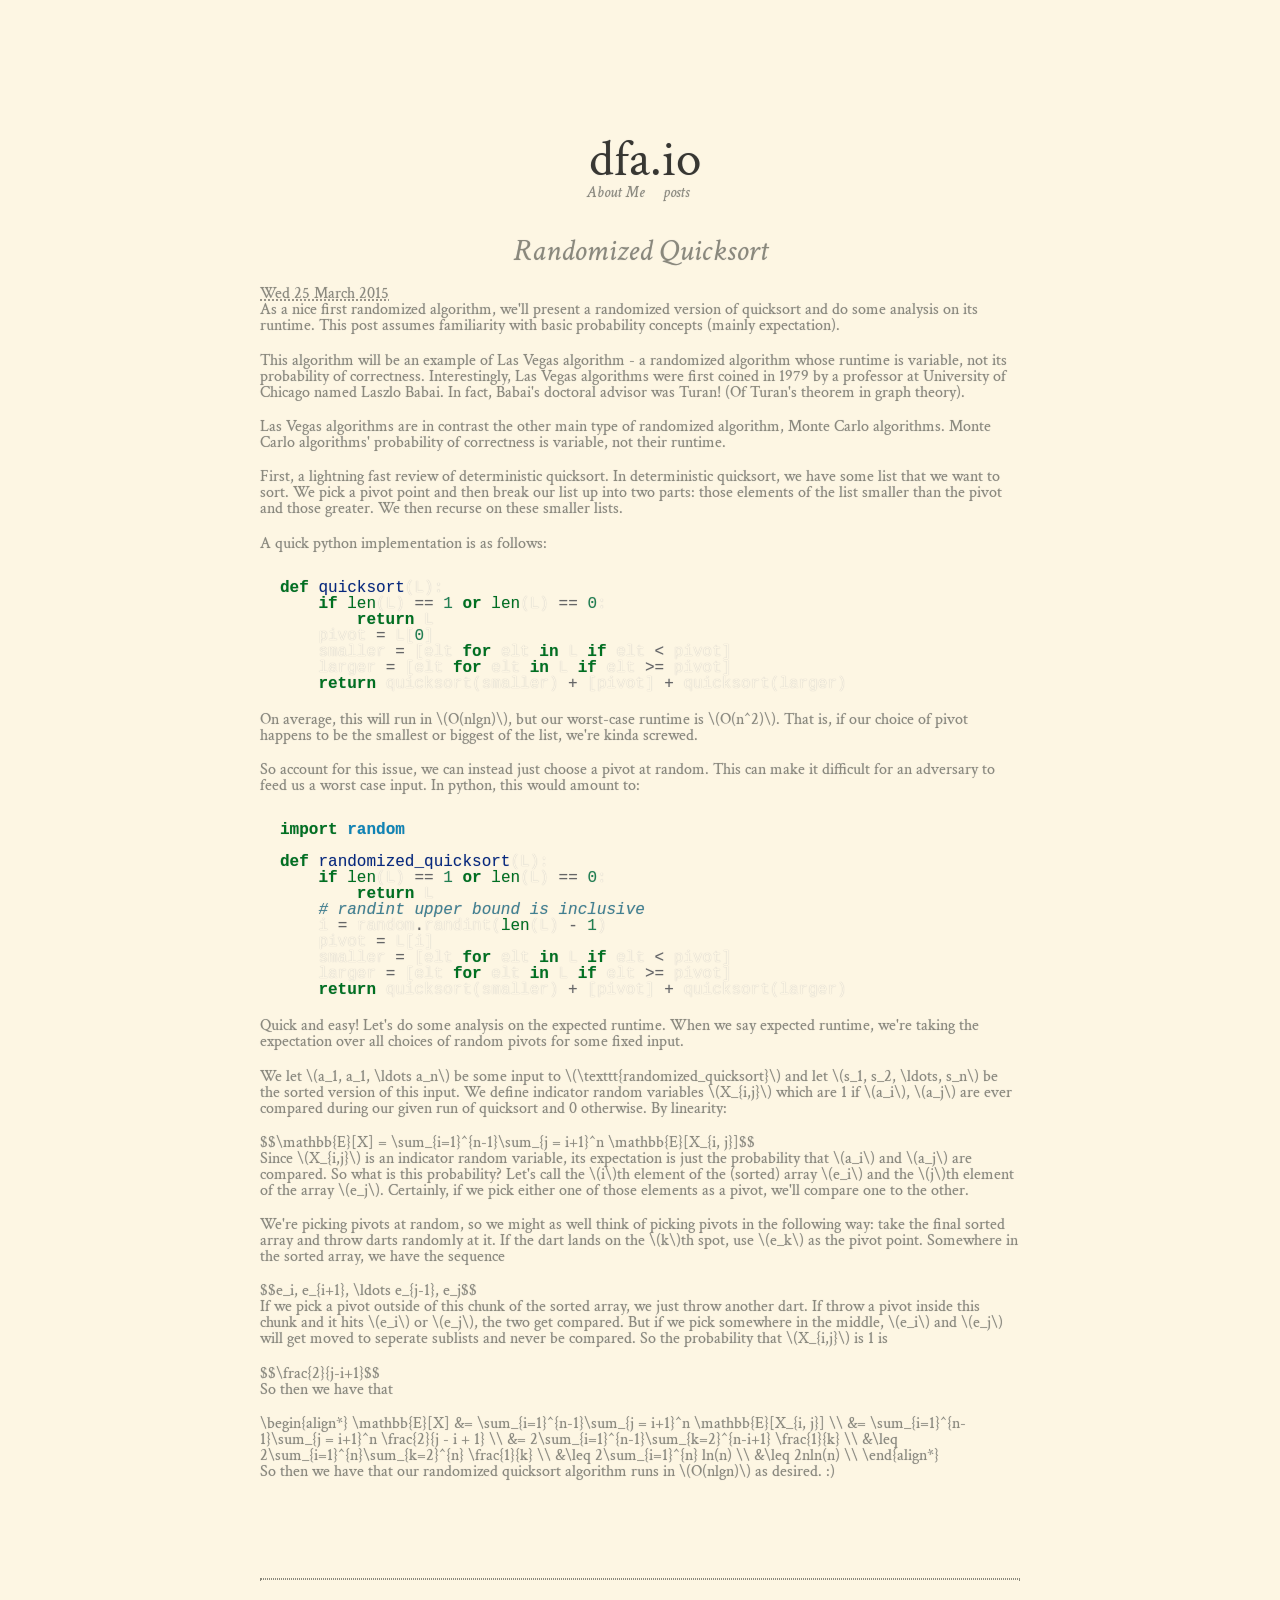
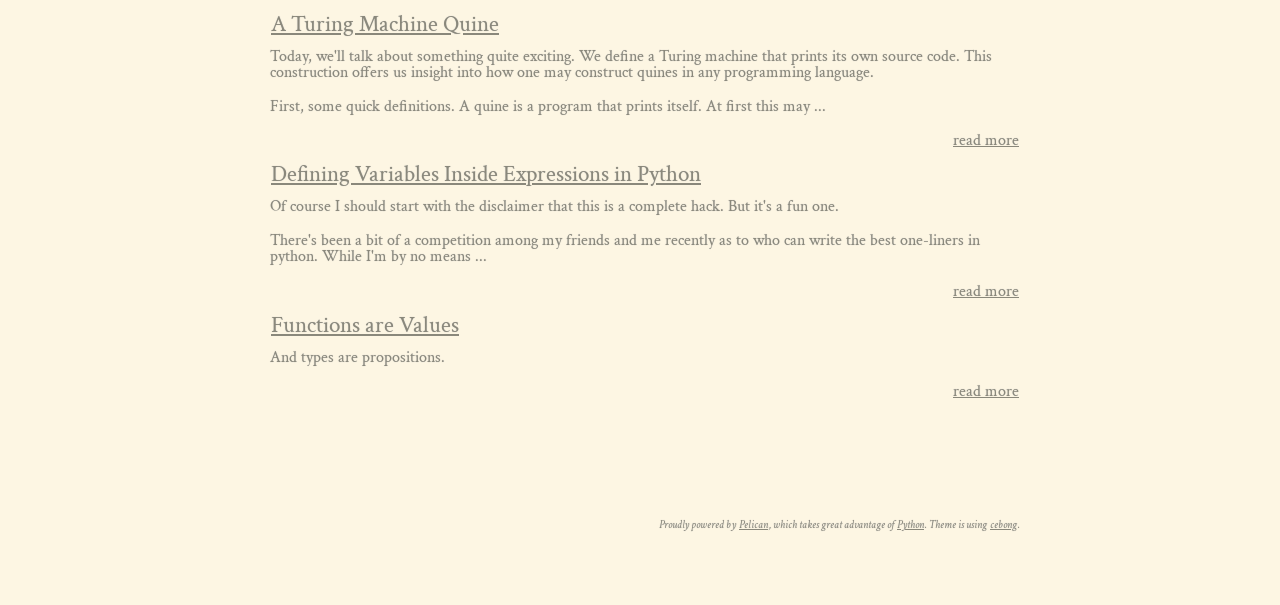
<file: index.html>
<!DOCTYPE html>
<html lang="en">
<head>
        <title>dfa.io</title>
        <meta charset="utf-8" />
        <link rel="stylesheet" href="/theme/css/main.css" type="text/css" />

        <!--[if IE]>
                <script src="http://html5shiv.googlecode.com/svn/trunk/html5.js"></script><![endif]-->

        <!--[if lte IE 7]>
                <link rel="stylesheet" type="text/css" media="all" href="/css/ie.css"/>
                <script src="/js/IE8.js" type="text/javascript"></script><![endif]-->

        <!--[if lt IE 7]>
                <link rel="stylesheet" type="text/css" media="all" href="/css/ie6.css"/><![endif]-->

</head>

<body id="index" class="home">
        <header id="banner" class="body">
                <h1><a href="">dfa.io </a></h1>
                <nav>
                    <a href="/pages/about-me.html">About Me</a>&nbsp;
                    <a href="/category/posts.html">posts</a>&nbsp;
                </nav>
        </header><!-- /#banner -->
        
        

            <aside id="featured" class="body">
                <article>
                    <h1 class="entry-title"><a href="/randomized-quicksort.html">Randomized Quicksort</a></h1> 
<footer class="post-info">
        <abbr class="published" title="2015-03-25T00:00:00+01:00">
                Wed 25 March 2015
        </abbr>
</footer><!-- /.post-info --><p>As a nice first randomized algorithm, we'll present a randomized version of quicksort and do some analysis on its runtime. This post assumes familiarity with basic probability concepts (mainly expectation).</p>
<p>This algorithm will be an example of Las Vegas algorithm - a randomized algorithm whose runtime is variable, not its probability of correctness. Interestingly, Las Vegas algorithms were first coined in 1979 by a professor at University of Chicago named Laszlo Babai. In fact, Babai's doctoral advisor was Turan! (Of Turan's theorem in graph theory).</p>
<p>Las Vegas algorithms are in contrast the other main type of randomized algorithm, Monte Carlo algorithms. Monte Carlo algorithms' probability of correctness is variable, not their runtime.</p>
<p>First, a lightning fast review of deterministic quicksort. In deterministic quicksort, we have some list that we want to sort. We pick a pivot point and then break our list up into two parts: those elements of the list smaller than the pivot and those greater. We then recurse on these smaller lists.</p>
<p>A quick python implementation is as follows:</p>
<div class="highlight"><pre><span class="k">def</span> <span class="nf">quicksort</span><span class="p">(</span><span class="n">L</span><span class="p">):</span>
    <span class="k">if</span> <span class="nb">len</span><span class="p">(</span><span class="n">L</span><span class="p">)</span> <span class="o">==</span> <span class="mi">1</span> <span class="ow">or</span> <span class="nb">len</span><span class="p">(</span><span class="n">L</span><span class="p">)</span> <span class="o">==</span> <span class="mi">0</span><span class="p">:</span>
        <span class="k">return</span> <span class="n">L</span>
    <span class="n">pivot</span> <span class="o">=</span> <span class="n">L</span><span class="p">[</span><span class="mi">0</span><span class="p">]</span>
    <span class="n">smaller</span> <span class="o">=</span> <span class="p">[</span><span class="n">elt</span> <span class="k">for</span> <span class="n">elt</span> <span class="ow">in</span> <span class="n">L</span> <span class="k">if</span> <span class="n">elt</span> <span class="o">&lt;</span> <span class="n">pivot</span><span class="p">]</span>
    <span class="n">larger</span> <span class="o">=</span> <span class="p">[</span><span class="n">elt</span> <span class="k">for</span> <span class="n">elt</span> <span class="ow">in</span> <span class="n">L</span> <span class="k">if</span> <span class="n">elt</span> <span class="o">&gt;=</span> <span class="n">pivot</span><span class="p">]</span>
    <span class="k">return</span> <span class="n">quicksort</span><span class="p">(</span><span class="n">smaller</span><span class="p">)</span> <span class="o">+</span> <span class="p">[</span><span class="n">pivot</span><span class="p">]</span> <span class="o">+</span> <span class="n">quicksort</span><span class="p">(</span><span class="n">larger</span><span class="p">)</span>
</pre></div>


<p>On average, this will run in <span class="math">\(O(nlgn)\)</span>, but our worst-case runtime is <span class="math">\(O(n^2)\)</span>. That is, if our choice of pivot happens to be the smallest or biggest of the list, we're kinda screwed.</p>
<p>So account for this issue, we can instead just choose a pivot at random. This can make it difficult for an adversary to feed us a worst case input. In python, this would amount to:</p>
<div class="highlight"><pre><span class="kn">import</span> <span class="nn">random</span>

<span class="k">def</span> <span class="nf">randomized_quicksort</span><span class="p">(</span><span class="n">L</span><span class="p">):</span>
    <span class="k">if</span> <span class="nb">len</span><span class="p">(</span><span class="n">L</span><span class="p">)</span> <span class="o">==</span> <span class="mi">1</span> <span class="ow">or</span> <span class="nb">len</span><span class="p">(</span><span class="n">L</span><span class="p">)</span> <span class="o">==</span> <span class="mi">0</span><span class="p">:</span>
        <span class="k">return</span> <span class="n">L</span>
    <span class="c"># randint upper bound is inclusive</span>
    <span class="n">i</span> <span class="o">=</span> <span class="n">random</span><span class="o">.</span><span class="n">randint</span><span class="p">(</span><span class="nb">len</span><span class="p">(</span><span class="n">L</span><span class="p">)</span> <span class="o">-</span> <span class="mi">1</span><span class="p">)</span>
    <span class="n">pivot</span> <span class="o">=</span> <span class="n">L</span><span class="p">[</span><span class="n">i</span><span class="p">]</span>
    <span class="n">smaller</span> <span class="o">=</span> <span class="p">[</span><span class="n">elt</span> <span class="k">for</span> <span class="n">elt</span> <span class="ow">in</span> <span class="n">L</span> <span class="k">if</span> <span class="n">elt</span> <span class="o">&lt;</span> <span class="n">pivot</span><span class="p">]</span>
    <span class="n">larger</span> <span class="o">=</span> <span class="p">[</span><span class="n">elt</span> <span class="k">for</span> <span class="n">elt</span> <span class="ow">in</span> <span class="n">L</span> <span class="k">if</span> <span class="n">elt</span> <span class="o">&gt;=</span> <span class="n">pivot</span><span class="p">]</span>
    <span class="k">return</span> <span class="n">quicksort</span><span class="p">(</span><span class="n">smaller</span><span class="p">)</span> <span class="o">+</span> <span class="p">[</span><span class="n">pivot</span><span class="p">]</span> <span class="o">+</span> <span class="n">quicksort</span><span class="p">(</span><span class="n">larger</span><span class="p">)</span>
</pre></div>


<p>Quick and easy! Let's do some analysis on the expected runtime. When we say expected runtime, we're taking the expectation over all choices of random pivots for some fixed input.</p>
<p>We let <span class="math">\(a_1, a_1, \ldots a_n\)</span> be some input to <span class="math">\(\texttt{randomized_quicksort}\)</span> and let <span class="math">\(s_1, s_2, \ldots, s_n\)</span> be the sorted version of this input. We define indicator random variables <span class="math">\(X_{i,j}\)</span> which are 1 if <span class="math">\(a_i\)</span>, <span class="math">\(a_j\)</span> are ever compared during our given run of quicksort and 0 otherwise. By linearity:</p>
<div class="math">$$\mathbb{E}[X] = \sum_{i=1}^{n-1}\sum_{j = i+1}^n \mathbb{E}[X_{i, j}]$$</div>
<p>Since <span class="math">\(X_{i,j}\)</span> is an indicator random variable, its expectation is just the probability that <span class="math">\(a_i\)</span> and <span class="math">\(a_j\)</span> are compared. So what is this probability? Let's call the <span class="math">\(i\)</span>th element of the (sorted) array <span class="math">\(e_i\)</span> and the <span class="math">\(j\)</span>th element of the array <span class="math">\(e_j\)</span>. Certainly, if we pick either one of those elements as a pivot, we'll compare one to the other.</p>
<p>We're picking pivots at random, so we might as well think of picking pivots in the following way: take the final sorted array and throw darts randomly at it. If the dart lands on the <span class="math">\(k\)</span>th spot, use <span class="math">\(e_k\)</span> as the pivot point. Somewhere in the sorted array, we have the sequence
</p>
<div class="math">$$e_i, e_{i+1}, \ldots e_{j-1}, e_j$$</div>
<p>
If we pick a pivot outside of this chunk of the sorted array, we just throw another dart. If throw a pivot inside this chunk and it hits <span class="math">\(e_i\)</span> or <span class="math">\(e_j\)</span>, the two get compared. But if we pick somewhere in the middle, <span class="math">\(e_i\)</span> and <span class="math">\(e_j\)</span> will get moved to seperate sublists and never be compared. So the probability that <span class="math">\(X_{i,j}\)</span> is 1 is
</p>
<div class="math">$$\frac{2}{j-i+1}$$</div>
<p>
So then we have that
</p>
<div class="math">\begin{align*}
\mathbb{E}[X] &amp;= \sum_{i=1}^{n-1}\sum_{j = i+1}^n \mathbb{E}[X_{i, j}] \\
              &amp;= \sum_{i=1}^{n-1}\sum_{j = i+1}^n \frac{2}{j - i + 1} \\
              &amp;= 2\sum_{i=1}^{n-1}\sum_{k=2}^{n-i+1} \frac{1}{k} \\
              &amp;\leq 2\sum_{i=1}^{n}\sum_{k=2}^{n} \frac{1}{k} \\
              &amp;\leq 2\sum_{i=1}^{n} ln(n) \\
              &amp;\leq 2nln(n) \\
\end{align*}</div>
<p>So then we have that our randomized quicksort algorithm runs in <span class="math">\(O(nlgn)\)</span> as desired. :)</p>
<script type="text/javascript">if (!document.getElementById('mathjaxscript_pelican_#%@#$@#')) {
    var align = "center",
        indent = "0em",
        linebreak = "false";

    if (false) {
        align = (screen.width < 768) ? "left" : align;
        indent = (screen.width < 768) ? "0em" : indent;
        linebreak = (screen.width < 768) ? 'true' : linebreak;
    }
    
    var mathjaxscript = document.createElement('script');
    mathjaxscript.id = 'mathjaxscript_pelican_#%@#$@#';
    mathjaxscript.type = 'text/javascript';
    mathjaxscript.src = '//cdn.mathjax.org/mathjax/latest/MathJax.js?config=TeX-AMS-MML_HTMLorMML';
    mathjaxscript[(window.opera ? "innerHTML" : "text")] =
        "MathJax.Hub.Config({" +
        "    config: ['MMLorHTML.js']," +
        "    TeX: { extensions: ['AMSmath.js','AMSsymbols.js','noErrors.js','noUndefined.js'], equationNumbers: { autoNumber: 'AMS' } }," +
        "    jax: ['input/TeX','input/MathML','output/HTML-CSS']," +
        "    extensions: ['tex2jax.js','mml2jax.js','MathMenu.js','MathZoom.js']," +
        "    displayAlign: '"+ align +"'," +
        "    displayIndent: '"+ indent +"'," +
        "    showMathMenu: true," +
        "    tex2jax: { " +
        "        inlineMath: [ ['\\\\(','\\\\)'] ], " +
        "        displayMath: [ ['$$','$$'] ]," +
        "        processEscapes: true," +
        "        preview: 'TeX'," +
        "    }, " +
        "    'HTML-CSS': { " +
        "        styles: { '.MathJax_Display, .MathJax .mo, .MathJax .mi, .MathJax .mn': {color: 'inherit ! important'} }," +
        "        linebreaks: { automatic: "+ linebreak +", width: '90% container' }," +
        "    }, " +
        "}); ";
    (document.body || document.getElementsByTagName('head')[0]).appendChild(mathjaxscript);
}
</script>                </article>
            </aside><!-- /#featured -->
                <section id="content" class="body">
                    <hr />
                    <ol id="posts-list" class="hfeed">
        

 
            <li><article class="hentry">    
                <header>
                    <h3><a href="/a-turing-machine-quine.html" rel="bookmark"
                           title="Permalink to A Turing Machine Quine">A Turing Machine Quine</a></h3>
                </header>
                
                <div class="entry-content">
                <p>Today, we'll talk about something quite exciting. We define a Turing machine that prints its own source code. This construction offers us insight into how one may construct quines in any programming language.</p>
<p>First, some quick definitions. A quine is a program that prints itself. At first this may ...</p>
                <a class="readmore" href="/a-turing-machine-quine.html">read more</a>
                </div><!-- /.entry-content -->
            </article></li>
        

 
            <li><article class="hentry">    
                <header>
                    <h3><a href="/defining-variables-inside-expressions-in-python.html" rel="bookmark"
                           title="Permalink to Defining Variables Inside Expressions in Python">Defining Variables Inside Expressions in Python</a></h3>
                </header>
                
                <div class="entry-content">
                <p>Of course I should start with the disclaimer that this is a complete hack. But it's a fun one.</p>
<p>There's been a bit of a competition among my friends and me recently as to who can write the best one-liners in python. While I'm by no means ...</p>
                <a class="readmore" href="/defining-variables-inside-expressions-in-python.html">read more</a>
                </div><!-- /.entry-content -->
            </article></li>
        

 
            <li><article class="hentry">    
                <header>
                    <h3><a href="/functions-are-values.html" rel="bookmark"
                           title="Permalink to Functions are Values">Functions are Values</a></h3>
                </header>
                
                <div class="entry-content">
                <p>And types are propositions.</p>
                <a class="readmore" href="/functions-are-values.html">read more</a>
                </div><!-- /.entry-content -->
            </article></li>
            </ol><!-- /#posts-list -->
            </section><!-- /#content -->
        <section id="extras" class="body">
        </section><!-- /#extras -->

        <footer id="contentinfo" class="body">
                <address id="about" class="vcard body">
                     Proudly powered by <a href="http://getpelican.com/">Pelican</a>, which takes great advantage of <a href="http://python.org">Python</a>. Theme is using <a href="http://github.com/getpelican/pelican-themes" target="_blank">cebong</a>.
                </address><!-- /#about -->

        </footer><!-- /#contentinfo -->

</body>
</html>
</file>
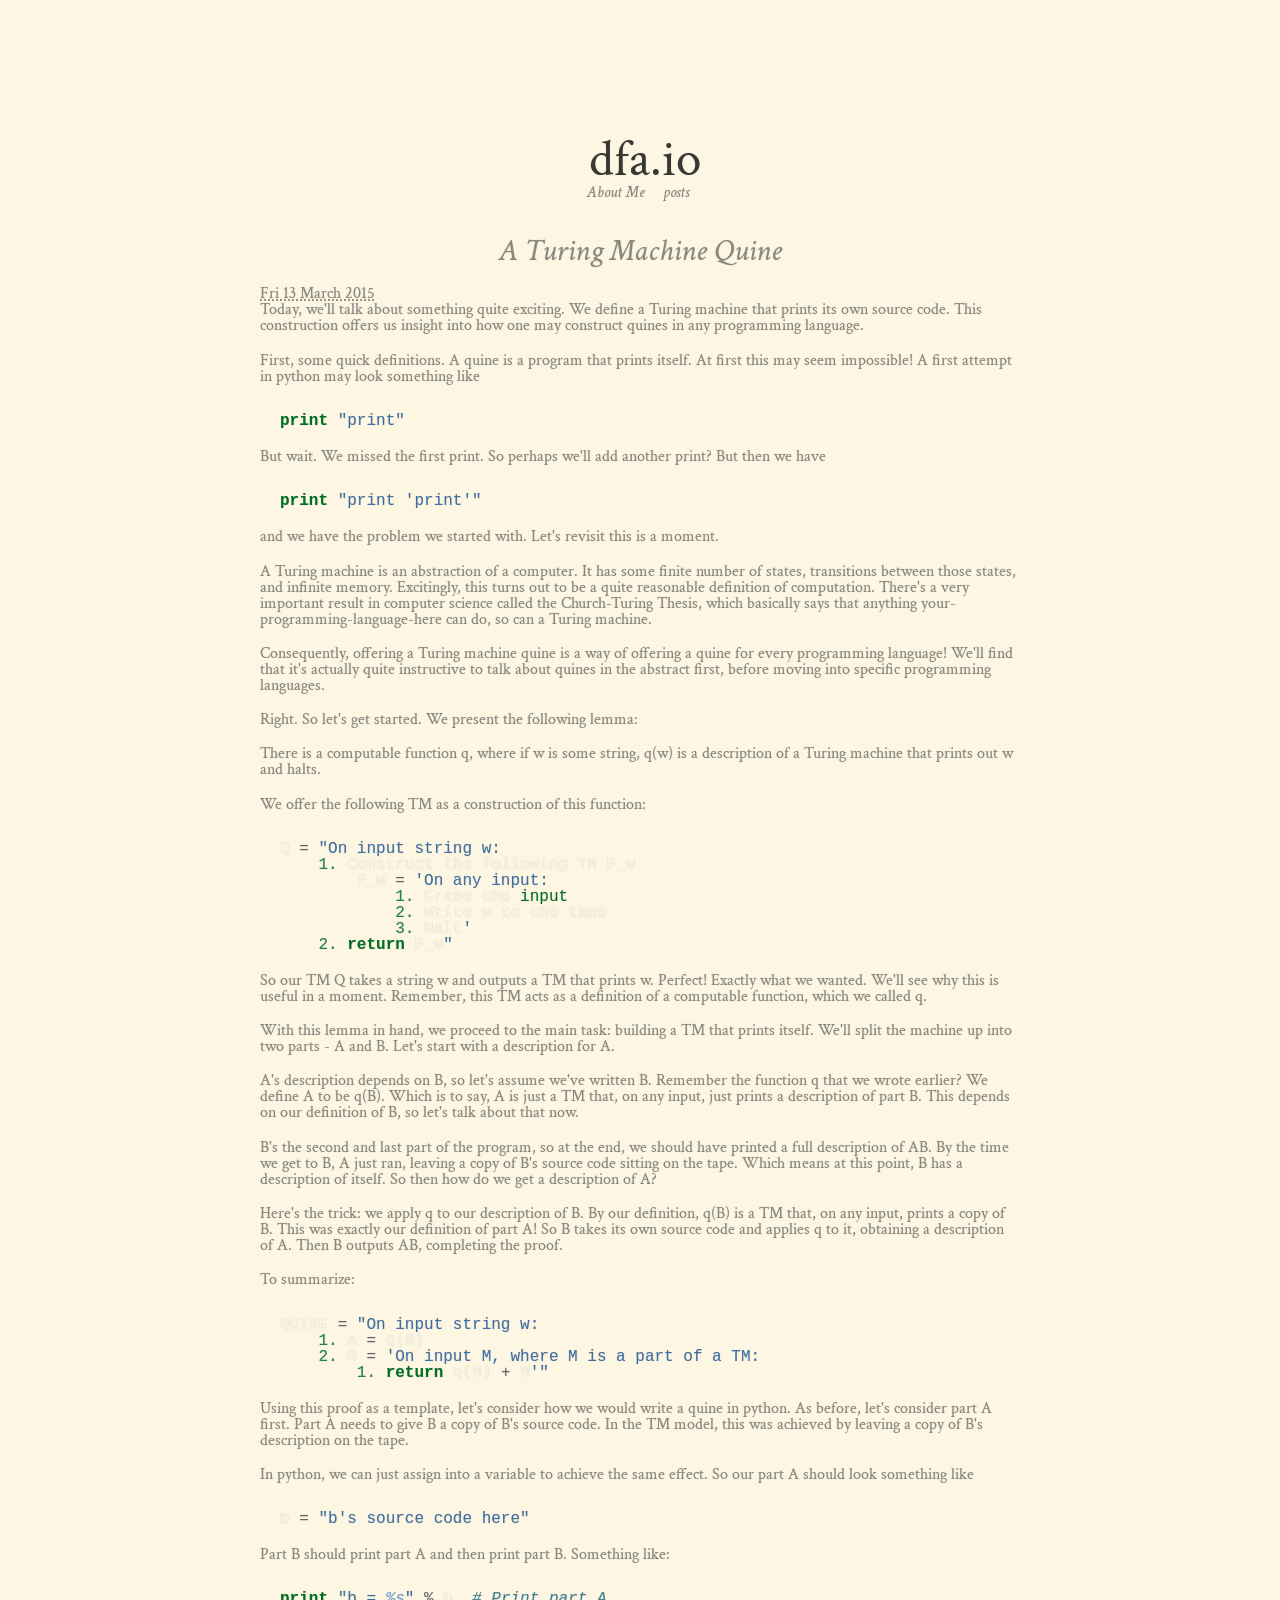
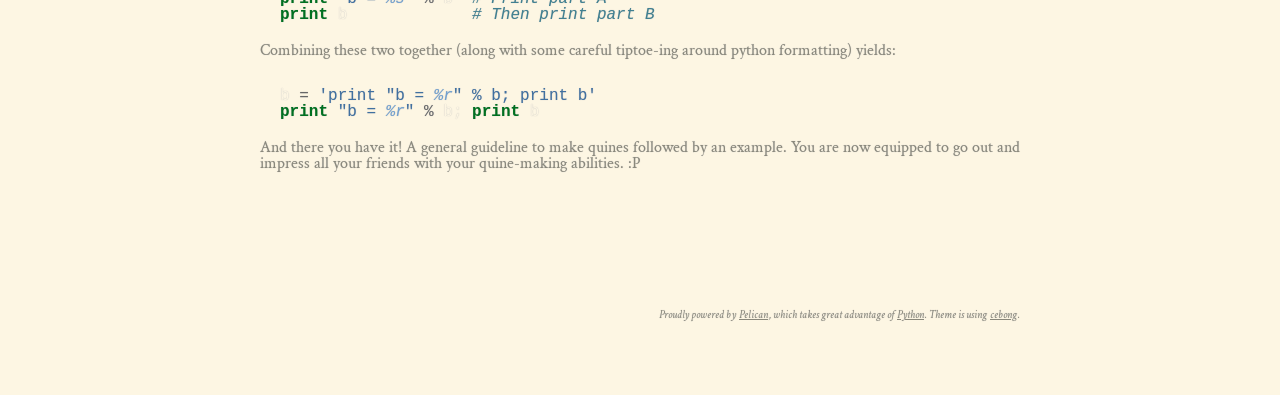
<file: a-turing-machine-quine.html>
<!DOCTYPE html>
<html lang="en">
<head>
        <title>A Turing Machine Quine</title>
        <meta charset="utf-8" />
        <link rel="stylesheet" href="/theme/css/main.css" type="text/css" />

        <!--[if IE]>
                <script src="http://html5shiv.googlecode.com/svn/trunk/html5.js"></script><![endif]-->

        <!--[if lte IE 7]>
                <link rel="stylesheet" type="text/css" media="all" href="/css/ie.css"/>
                <script src="/js/IE8.js" type="text/javascript"></script><![endif]-->

        <!--[if lt IE 7]>
                <link rel="stylesheet" type="text/css" media="all" href="/css/ie6.css"/><![endif]-->

</head>

<body id="index" class="home">
        <header id="banner" class="body">
                <h1><a href="">dfa.io </a></h1>
                <nav>
                    <a href="/pages/about-me.html">About Me</a>&nbsp;
                    <a href="/category/posts.html">posts</a>&nbsp;
                </nav>
        </header><!-- /#banner -->
<section id="content" class="body">
  <article>
    <header>
      <h1 class="entry-title">
        <a href="a-turing-machine-quine.html" rel="bookmark"
           title="Permalink to A Turing Machine Quine">A Turing Machine Quine</a></h1>
    </header>

    <div class="entry-content">
<footer class="post-info">
        <abbr class="published" title="2015-03-13T00:00:00+01:00">
                Fri 13 March 2015
        </abbr>
</footer><!-- /.post-info -->      <p>Today, we'll talk about something quite exciting. We define a Turing machine that prints its own source code. This construction offers us insight into how one may construct quines in any programming language.</p>
<p>First, some quick definitions. A quine is a program that prints itself. At first this may seem impossible! A first attempt in python may look something like</p>
<div class="highlight"><pre><span class="k">print</span> <span class="s">&quot;print&quot;</span>
</pre></div>


<p>But wait. We missed the first print. So perhaps we'll add another print? But then we have</p>
<div class="highlight"><pre><span class="k">print</span> <span class="s">&quot;print &#39;print&#39;&quot;</span>
</pre></div>


<p>and we have the problem we started with. Let's revisit this is a moment.</p>
<p>A Turing machine is an abstraction of a computer. It has some finite number of states, transitions between those states, and infinite memory. Excitingly, this turns out to be a quite reasonable definition of computation. There's a very important result in computer science called the Church-Turing Thesis, which basically says that anything your-programming-language-here can do, so can a Turing machine.</p>
<p>Consequently, offering a Turing machine quine is a way of offering a quine for every programming language! We'll find that it's actually quite instructive to talk about quines in the abstract first, before moving into specific programming languages.</p>
<p>Right. So let's get started. We present the following lemma:</p>
<p>There is a computable function q, where if w is some string, q(w) is a description of a Turing machine that prints out w and halts.</p>
<p>We offer the following TM as a construction of this function:</p>
<div class="highlight"><pre><span class="n">Q</span> <span class="o">=</span> <span class="s">&quot;On input string w:</span>
    <span class="mf">1.</span> <span class="n">Construct</span> <span class="n">the</span> <span class="n">following</span> <span class="n">TM</span> <span class="n">P_w</span><span class="p">:</span>
        <span class="n">P_w</span> <span class="o">=</span> <span class="s">&#39;On any input:</span>
            <span class="mf">1.</span> <span class="n">Erase</span> <span class="n">the</span> <span class="nb">input</span>
            <span class="mf">2.</span> <span class="n">Write</span> <span class="n">w</span> <span class="n">to</span> <span class="n">the</span> <span class="n">tape</span>
            <span class="mf">3.</span> <span class="n">Halt</span><span class="s">&#39;</span>
    <span class="mf">2.</span> <span class="k">return</span> <span class="n">P_w</span><span class="s">&quot;</span>
</pre></div>


<p>So our TM Q takes a string w and outputs a TM that prints w. Perfect! Exactly what we wanted. We'll see why this is useful in a moment. Remember, this TM acts as a definition of a computable function, which we called q.</p>
<p>With this lemma in hand, we proceed to the main task: building a TM that prints itself. We'll split the machine up into two parts - A and B. Let's start with a description for A.</p>
<p>A's description depends on B, so let's assume we've written B. Remember the function q that we wrote earlier? We define A to be q(B). Which is to say, A is just a TM that, on any input, just prints a description of part B. This depends on our definition of B, so let's talk about that now.</p>
<p>B's the second and last part of the program, so at the end, we should have printed a full description of AB. By the time we get to B, A just ran, leaving a copy of B's source code sitting on the tape. Which means at this point, B has a description of itself. So then how do we get a description of A?</p>
<p>Here's the trick: we apply q to our description of B. By our definition, q(B) is a TM that, on any input, prints a copy of B. This was exactly our definition of part A!  So B takes its own source code and applies q to it, obtaining a description of A. Then B outputs AB, completing the proof.</p>
<p>To summarize:</p>
<div class="highlight"><pre><span class="n">QUINE</span> <span class="o">=</span> <span class="s">&quot;On input string w:</span>
    <span class="mf">1.</span> <span class="n">A</span> <span class="o">=</span> <span class="n">q</span><span class="p">(</span><span class="n">B</span><span class="p">)</span>
    <span class="mf">2.</span> <span class="n">B</span> <span class="o">=</span> <span class="s">&#39;On input M, where M is a part of a TM:</span>
        <span class="mf">1.</span> <span class="k">return</span> <span class="n">q</span><span class="p">(</span><span class="n">M</span><span class="p">)</span> <span class="o">+</span> <span class="n">M</span><span class="s">&#39;&quot;</span>
</pre></div>


<p>Using this proof as a template, let's consider how we would write a quine in python. As before, let's consider part A first. Part A needs to give B a copy of B's source code. In the TM model, this was achieved by leaving a copy of B's description on the tape.</p>
<p>In python, we can just assign into a variable to achieve the same effect. So our part A should look something like</p>
<div class="highlight"><pre><span class="n">b</span> <span class="o">=</span> <span class="s">&quot;b&#39;s source code here&quot;</span>
</pre></div>


<p>Part B should print part A and then print part B. Something like:</p>
<div class="highlight"><pre><span class="k">print</span> <span class="s">&quot;b = </span><span class="si">%s</span><span class="s">&quot;</span> <span class="o">%</span> <span class="n">b</span>  <span class="c"># Print part A</span>
<span class="k">print</span> <span class="n">b</span>             <span class="c"># Then print part B</span>
</pre></div>


<p>Combining these two together (along with some careful tiptoe-ing around python formatting) yields:</p>
<div class="highlight"><pre><span class="n">b</span> <span class="o">=</span> <span class="s">&#39;print &quot;b = </span><span class="si">%r</span><span class="s">&quot; % b; print b&#39;</span>
<span class="k">print</span> <span class="s">&quot;b = </span><span class="si">%r</span><span class="s">&quot;</span> <span class="o">%</span> <span class="n">b</span><span class="p">;</span> <span class="k">print</span> <span class="n">b</span>
</pre></div>


<p>And there you have it! A general guideline to make quines followed by an example. You are now equipped to go out and impress all your friends with your quine-making abilities. :P</p>
    </div><!-- /.entry-content -->

  </article>
</section>
        <section id="extras" class="body">
        </section><!-- /#extras -->

        <footer id="contentinfo" class="body">
                <address id="about" class="vcard body">
                     Proudly powered by <a href="http://getpelican.com/">Pelican</a>, which takes great advantage of <a href="http://python.org">Python</a>. Theme is using <a href="http://github.com/getpelican/pelican-themes" target="_blank">cebong</a>.
                </address><!-- /#about -->

        </footer><!-- /#contentinfo -->

</body>
</html>
</file>
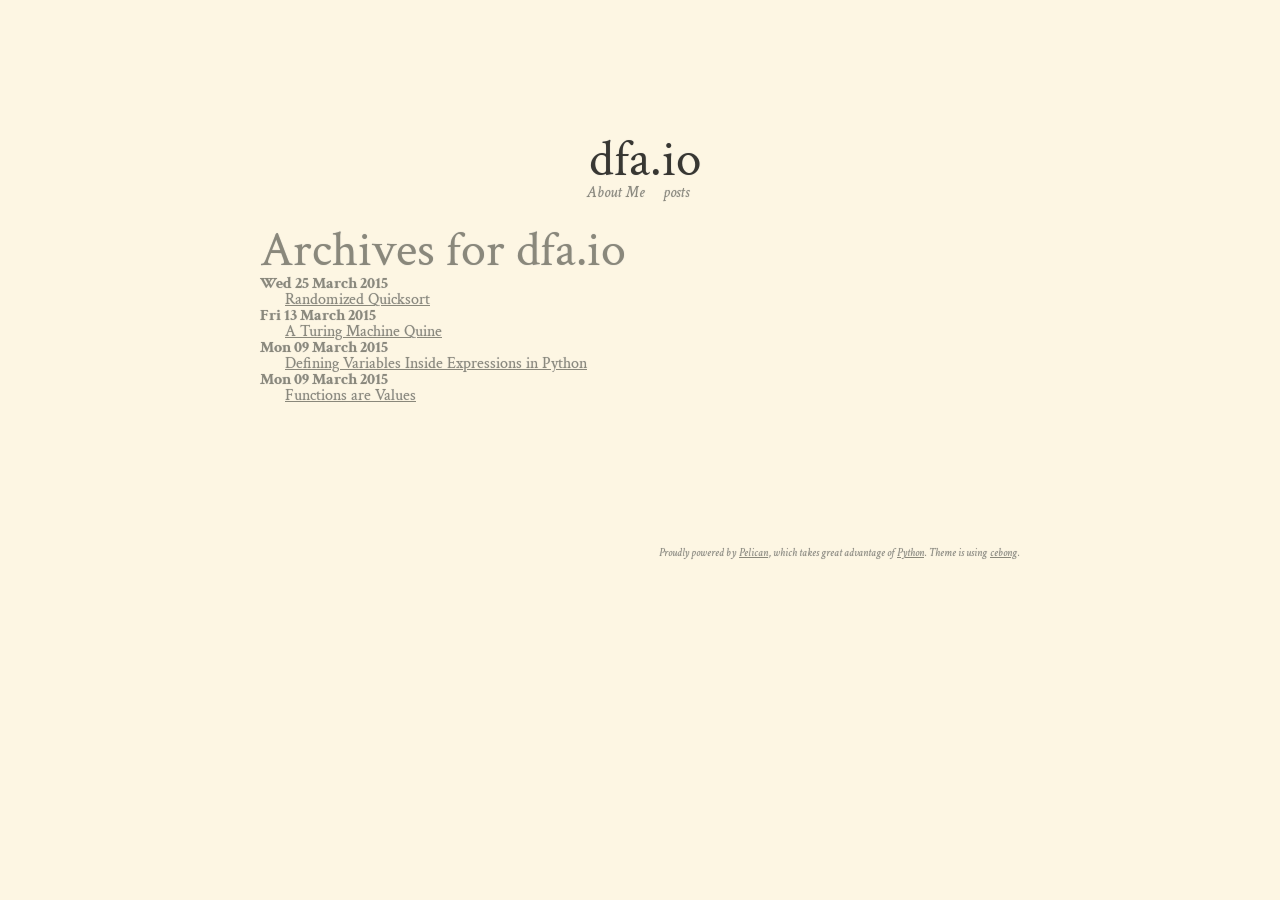
<file: archives.html>
<!DOCTYPE html>
<html lang="en">
<head>
        <title>dfa.io</title>
        <meta charset="utf-8" />
        <link rel="stylesheet" href="/theme/css/main.css" type="text/css" />

        <!--[if IE]>
                <script src="http://html5shiv.googlecode.com/svn/trunk/html5.js"></script><![endif]-->

        <!--[if lte IE 7]>
                <link rel="stylesheet" type="text/css" media="all" href="/css/ie.css"/>
                <script src="/js/IE8.js" type="text/javascript"></script><![endif]-->

        <!--[if lt IE 7]>
                <link rel="stylesheet" type="text/css" media="all" href="/css/ie6.css"/><![endif]-->

</head>

<body id="index" class="home">
        <header id="banner" class="body">
                <h1><a href="">dfa.io </a></h1>
                <nav>
                    <a href="/pages/about-me.html">About Me</a>&nbsp;
                    <a href="/category/posts.html">posts</a>&nbsp;
                </nav>
        </header><!-- /#banner -->
<section id="content" class="body">
<h1>Archives for dfa.io</h1>

<dl>
    <dt>Wed 25 March 2015</dt>
    <dd><a href="/randomized-quicksort.html">Randomized Quicksort</a></dd>
    <dt>Fri 13 March 2015</dt>
    <dd><a href="/a-turing-machine-quine.html">A Turing Machine Quine</a></dd>
    <dt>Mon 09 March 2015</dt>
    <dd><a href="/defining-variables-inside-expressions-in-python.html">Defining Variables Inside Expressions in Python</a></dd>
    <dt>Mon 09 March 2015</dt>
    <dd><a href="/functions-are-values.html">Functions are Values</a></dd>
</dl>
</section>
        <section id="extras" class="body">
        </section><!-- /#extras -->

        <footer id="contentinfo" class="body">
                <address id="about" class="vcard body">
                     Proudly powered by <a href="http://getpelican.com/">Pelican</a>, which takes great advantage of <a href="http://python.org">Python</a>. Theme is using <a href="http://github.com/getpelican/pelican-themes" target="_blank">cebong</a>.
                </address><!-- /#about -->

        </footer><!-- /#contentinfo -->

</body>
</html>
</file>
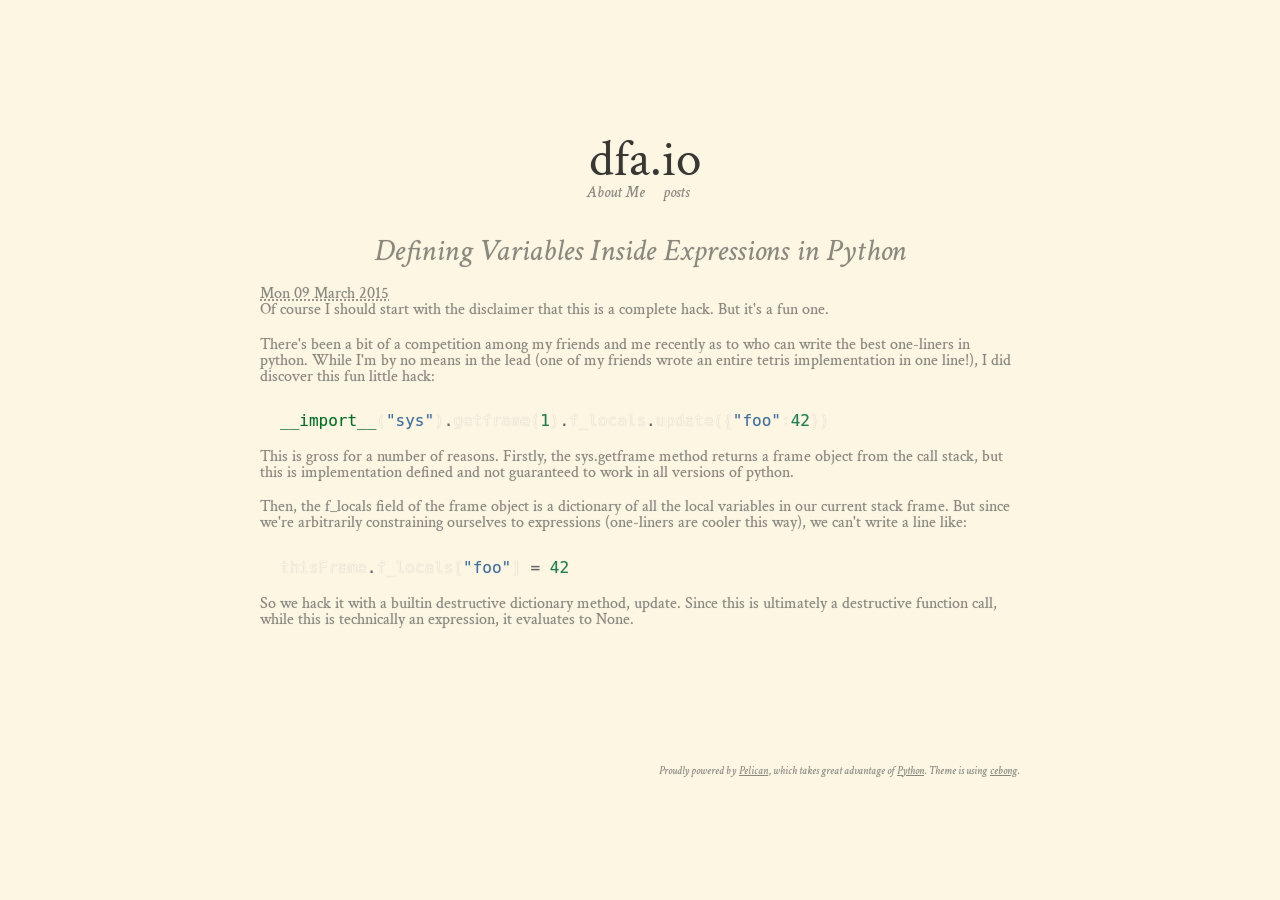
<file: defining-variables-inside-expressions-in-python.html>
<!DOCTYPE html>
<html lang="en">
<head>
        <title>Defining Variables Inside Expressions in Python</title>
        <meta charset="utf-8" />
        <link rel="stylesheet" href="/theme/css/main.css" type="text/css" />

        <!--[if IE]>
                <script src="http://html5shiv.googlecode.com/svn/trunk/html5.js"></script><![endif]-->

        <!--[if lte IE 7]>
                <link rel="stylesheet" type="text/css" media="all" href="/css/ie.css"/>
                <script src="/js/IE8.js" type="text/javascript"></script><![endif]-->

        <!--[if lt IE 7]>
                <link rel="stylesheet" type="text/css" media="all" href="/css/ie6.css"/><![endif]-->

</head>

<body id="index" class="home">
        <header id="banner" class="body">
                <h1><a href="">dfa.io </a></h1>
                <nav>
                    <a href="/pages/about-me.html">About Me</a>&nbsp;
                    <a href="/category/posts.html">posts</a>&nbsp;
                </nav>
        </header><!-- /#banner -->
<section id="content" class="body">
  <article>
    <header>
      <h1 class="entry-title">
        <a href="defining-variables-inside-expressions-in-python.html" rel="bookmark"
           title="Permalink to Defining Variables Inside Expressions in Python">Defining Variables Inside Expressions in Python</a></h1>
    </header>

    <div class="entry-content">
<footer class="post-info">
        <abbr class="published" title="2015-03-09T00:00:00+01:00">
                Mon 09 March 2015
        </abbr>
</footer><!-- /.post-info -->      <p>Of course I should start with the disclaimer that this is a complete hack. But it's a fun one.</p>
<p>There's been a bit of a competition among my friends and me recently as to who can write the best one-liners in python. While I'm by no means in the lead (one of my friends wrote an entire tetris implementation in one line!), I did discover this fun little hack:</p>
<div class="highlight"><pre><span class="nb">__import__</span><span class="p">(</span><span class="s">&quot;sys&quot;</span><span class="p">)</span><span class="o">.</span><span class="n">getframe</span><span class="p">(</span><span class="mi">1</span><span class="p">)</span><span class="o">.</span><span class="n">f_locals</span><span class="o">.</span><span class="n">update</span><span class="p">({</span><span class="s">&quot;foo&quot;</span><span class="p">:</span><span class="mi">42</span><span class="p">})</span>
</pre></div>


<p>This is gross for a number of reasons. Firstly, the sys.getframe method returns a frame object from the call stack, but this is implementation defined and not guaranteed to work in all versions of python.</p>
<p>Then, the f_locals field of the frame object is a dictionary of all the local variables in our current stack frame. But since we're arbitrarily constraining ourselves to expressions (one-liners are cooler this way), we can't write a line like:</p>
<div class="highlight"><pre><span class="n">thisFrame</span><span class="o">.</span><span class="n">f_locals</span><span class="p">[</span><span class="s">&quot;foo&quot;</span><span class="p">]</span> <span class="o">=</span> <span class="mi">42</span>
</pre></div>


<p>So we hack it with a builtin destructive dictionary method, update. Since this is ultimately a destructive function call, while this is technically an expression, it evaluates to None.</p>
    </div><!-- /.entry-content -->

  </article>
</section>
        <section id="extras" class="body">
        </section><!-- /#extras -->

        <footer id="contentinfo" class="body">
                <address id="about" class="vcard body">
                     Proudly powered by <a href="http://getpelican.com/">Pelican</a>, which takes great advantage of <a href="http://python.org">Python</a>. Theme is using <a href="http://github.com/getpelican/pelican-themes" target="_blank">cebong</a>.
                </address><!-- /#about -->

        </footer><!-- /#contentinfo -->

</body>
</html>
</file>
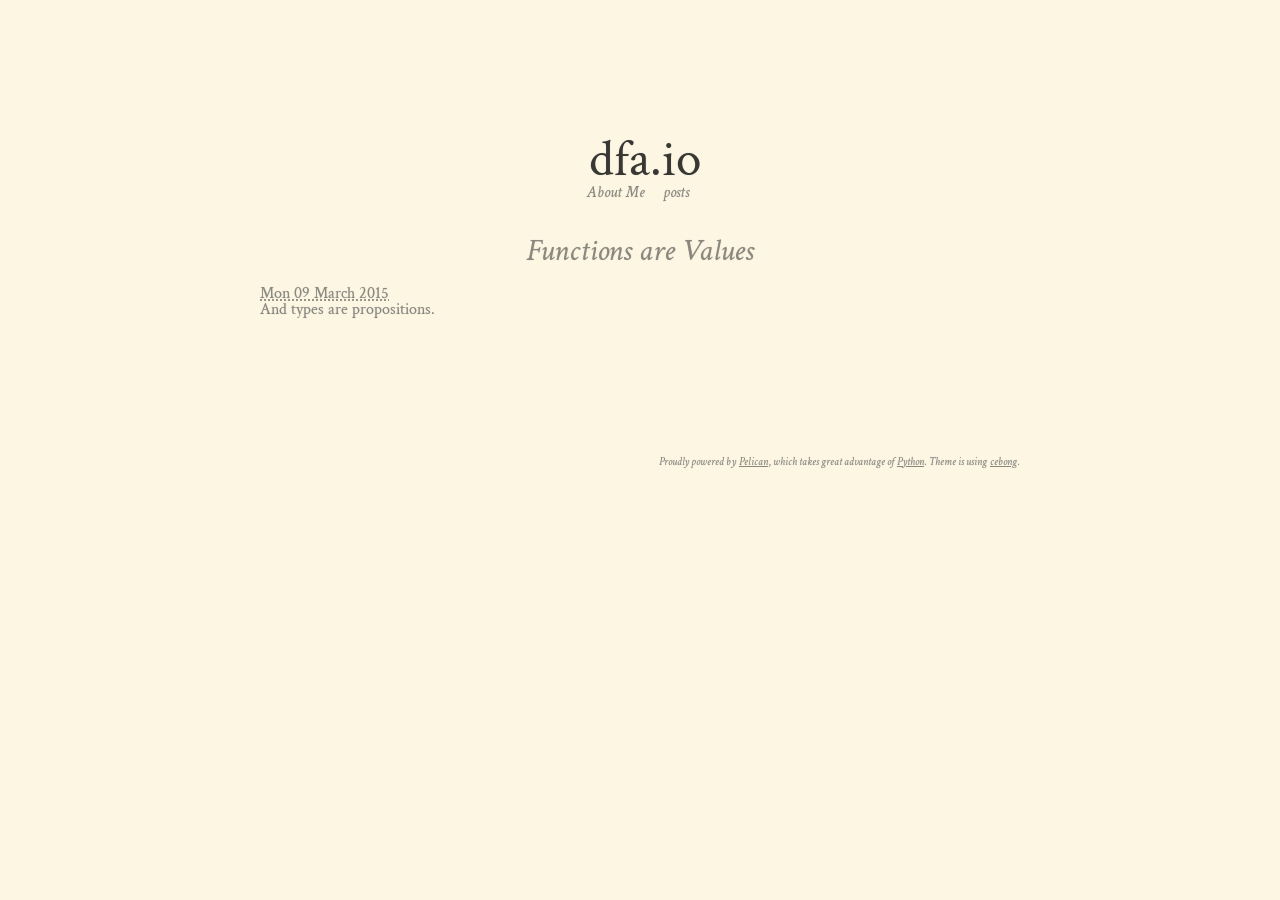
<file: functions-are-values.html>
<!DOCTYPE html>
<html lang="en">
<head>
        <title>Functions are Values</title>
        <meta charset="utf-8" />
        <link rel="stylesheet" href="/theme/css/main.css" type="text/css" />

        <!--[if IE]>
                <script src="http://html5shiv.googlecode.com/svn/trunk/html5.js"></script><![endif]-->

        <!--[if lte IE 7]>
                <link rel="stylesheet" type="text/css" media="all" href="/css/ie.css"/>
                <script src="/js/IE8.js" type="text/javascript"></script><![endif]-->

        <!--[if lt IE 7]>
                <link rel="stylesheet" type="text/css" media="all" href="/css/ie6.css"/><![endif]-->

</head>

<body id="index" class="home">
        <header id="banner" class="body">
                <h1><a href="">dfa.io </a></h1>
                <nav>
                    <a href="/pages/about-me.html">About Me</a>&nbsp;
                    <a href="/category/posts.html">posts</a>&nbsp;
                </nav>
        </header><!-- /#banner -->
<section id="content" class="body">
  <article>
    <header>
      <h1 class="entry-title">
        <a href="functions-are-values.html" rel="bookmark"
           title="Permalink to Functions are Values">Functions are Values</a></h1>
    </header>

    <div class="entry-content">
<footer class="post-info">
        <abbr class="published" title="2015-03-09T00:00:00+01:00">
                Mon 09 March 2015
        </abbr>
</footer><!-- /.post-info -->      <p>And types are propositions.</p>
    </div><!-- /.entry-content -->

  </article>
</section>
        <section id="extras" class="body">
        </section><!-- /#extras -->

        <footer id="contentinfo" class="body">
                <address id="about" class="vcard body">
                     Proudly powered by <a href="http://getpelican.com/">Pelican</a>, which takes great advantage of <a href="http://python.org">Python</a>. Theme is using <a href="http://github.com/getpelican/pelican-themes" target="_blank">cebong</a>.
                </address><!-- /#about -->

        </footer><!-- /#contentinfo -->

</body>
</html>
</file>
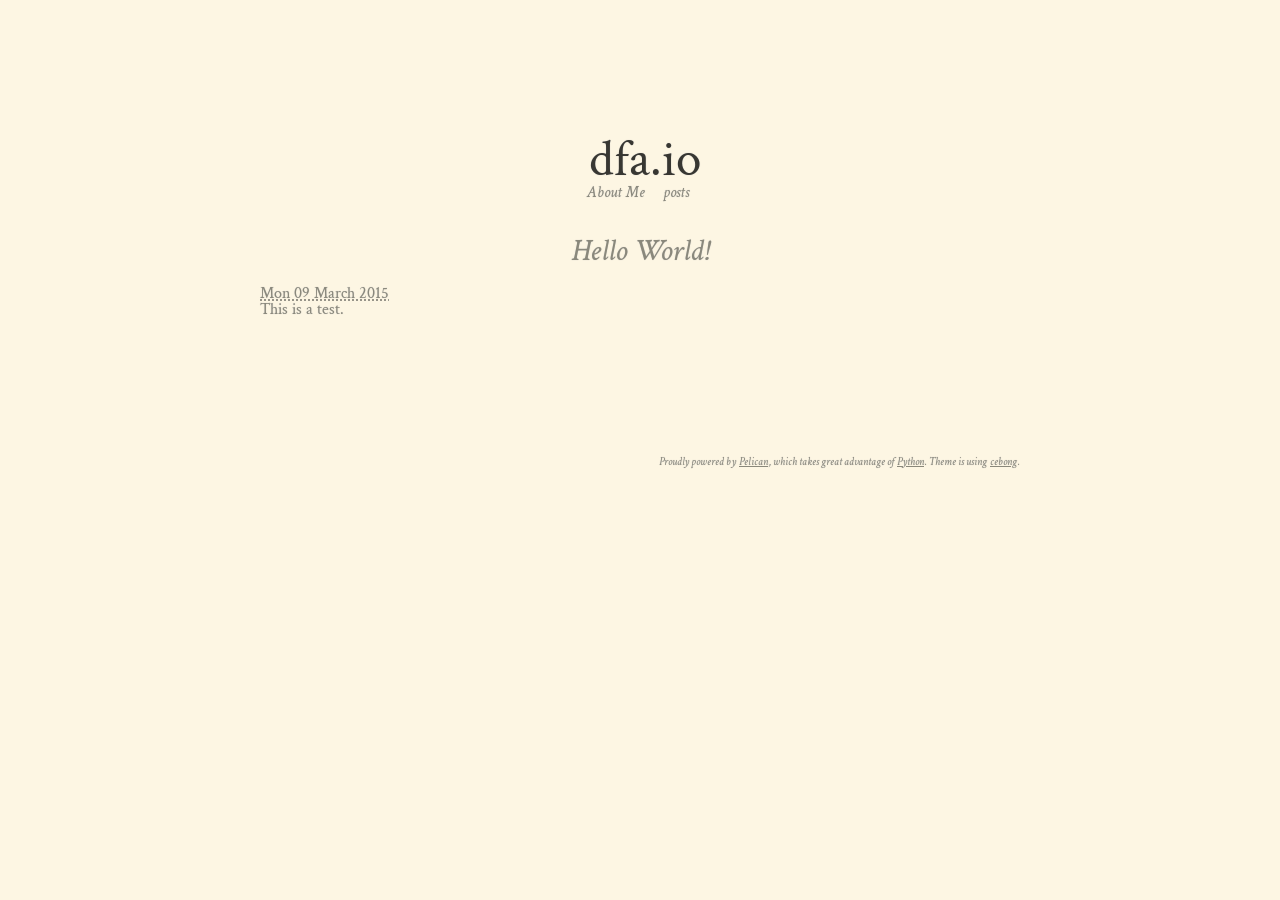
<file: hello-world.html>
<!DOCTYPE html>
<html lang="en">
<head>
        <title>Hello World!</title>
        <meta charset="utf-8" />
        <link rel="stylesheet" href="/theme/css/main.css" type="text/css" />

        <!--[if IE]>
                <script src="http://html5shiv.googlecode.com/svn/trunk/html5.js"></script><![endif]-->

        <!--[if lte IE 7]>
                <link rel="stylesheet" type="text/css" media="all" href="/css/ie.css"/>
                <script src="/js/IE8.js" type="text/javascript"></script><![endif]-->

        <!--[if lt IE 7]>
                <link rel="stylesheet" type="text/css" media="all" href="/css/ie6.css"/><![endif]-->

</head>

<body id="index" class="home">
        <header id="banner" class="body">
                <h1><a href="">dfa.io </a></h1>
                <nav>
                    <a href="/pages/about-me.html">About Me</a>&nbsp;
                    <a href="/category/posts.html">posts</a>&nbsp;
                </nav>
        </header><!-- /#banner -->
<section id="content" class="body">
  <article>
    <header>
      <h1 class="entry-title">
        <a href="hello-world.html" rel="bookmark"
           title="Permalink to Hello World!">Hello World!</a></h1>
    </header>

    <div class="entry-content">
<footer class="post-info">
        <abbr class="published" title="2015-03-09T00:00:00+01:00">
                Mon 09 March 2015
        </abbr>
</footer><!-- /.post-info -->      <p>This is a test.</p>
    </div><!-- /.entry-content -->

  </article>
</section>
        <section id="extras" class="body">
        </section><!-- /#extras -->

        <footer id="contentinfo" class="body">
                <address id="about" class="vcard body">
                     Proudly powered by <a href="http://getpelican.com/">Pelican</a>, which takes great advantage of <a href="http://python.org">Python</a>. Theme is using <a href="http://github.com/getpelican/pelican-themes" target="_blank">cebong</a>.
                </address><!-- /#about -->

        </footer><!-- /#contentinfo -->

</body>
</html>
</file>
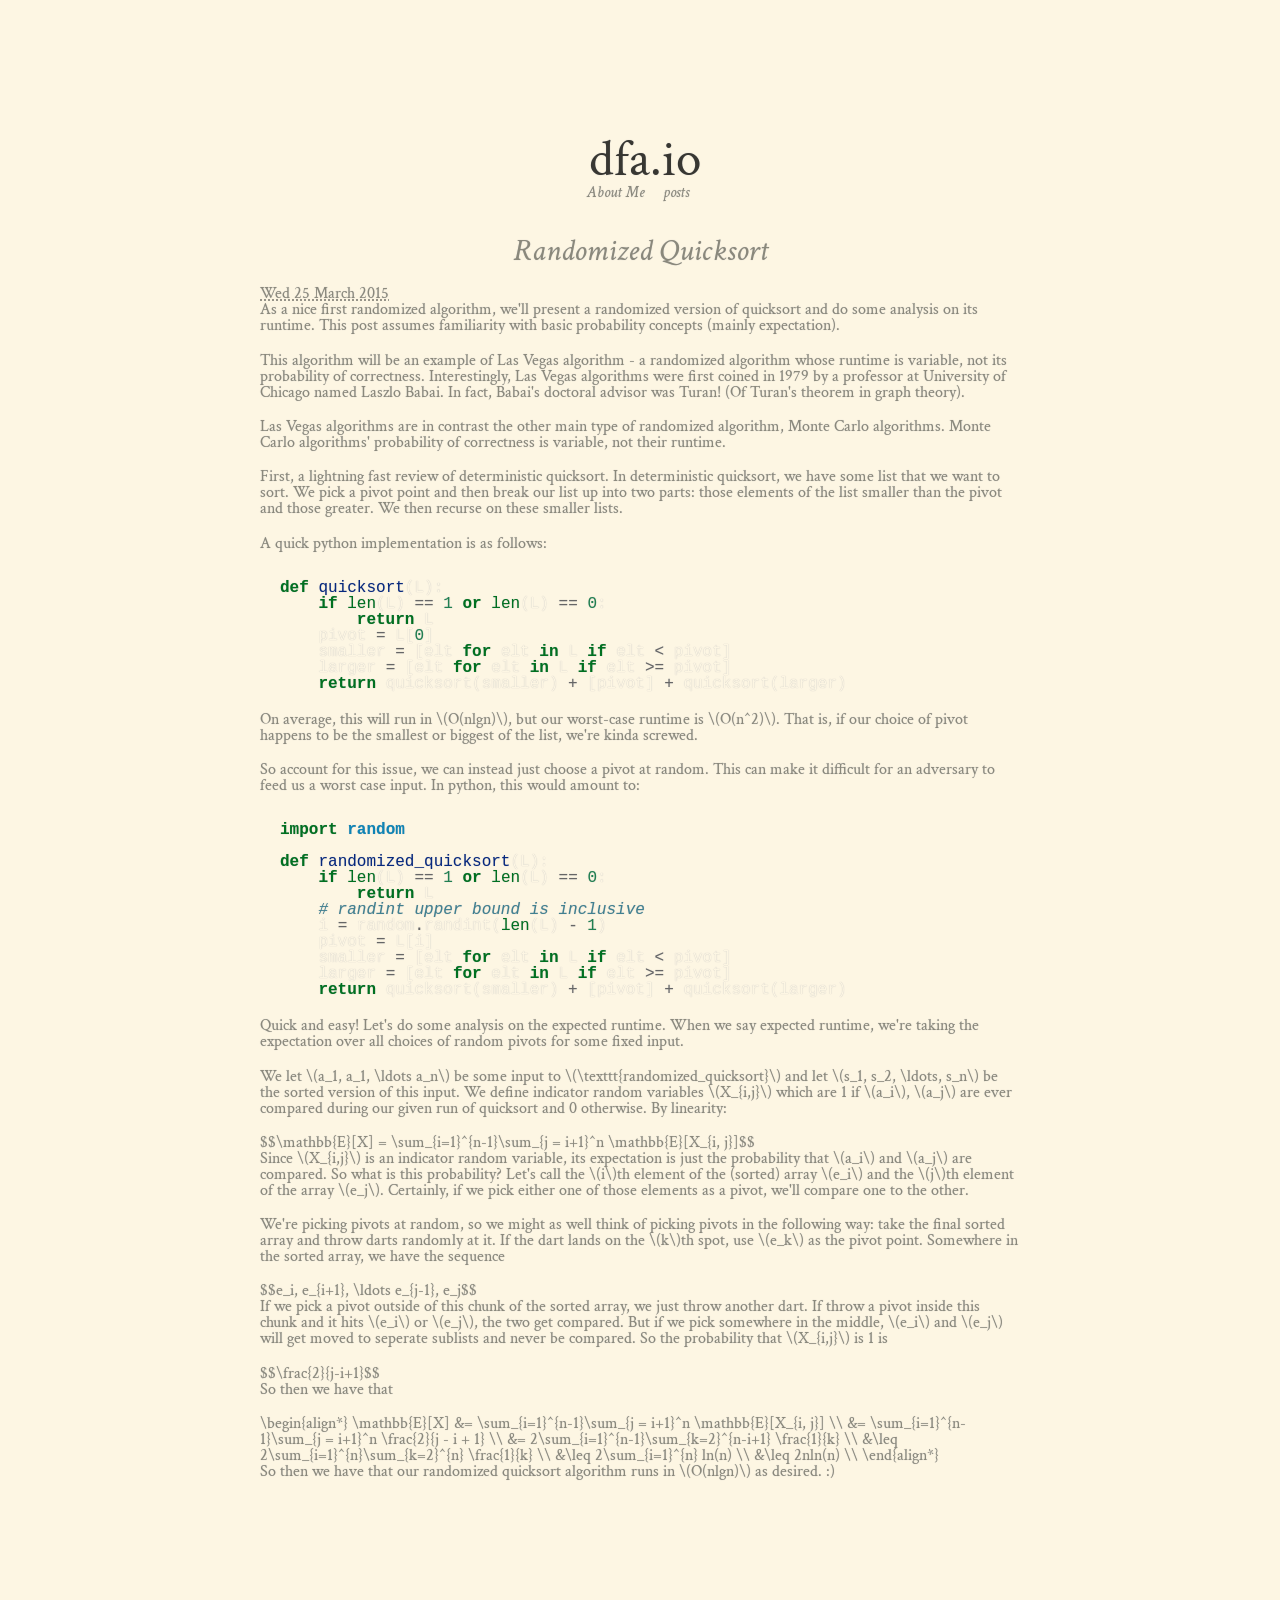
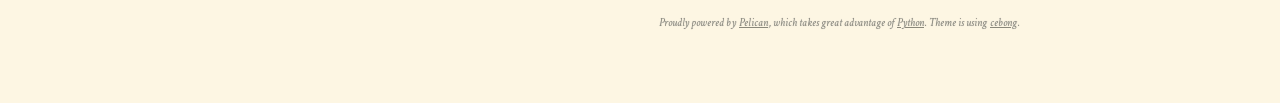
<file: randomized-quicksort.html>
<!DOCTYPE html>
<html lang="en">
<head>
        <title>Randomized Quicksort</title>
        <meta charset="utf-8" />
        <link rel="stylesheet" href="/theme/css/main.css" type="text/css" />

        <!--[if IE]>
                <script src="http://html5shiv.googlecode.com/svn/trunk/html5.js"></script><![endif]-->

        <!--[if lte IE 7]>
                <link rel="stylesheet" type="text/css" media="all" href="/css/ie.css"/>
                <script src="/js/IE8.js" type="text/javascript"></script><![endif]-->

        <!--[if lt IE 7]>
                <link rel="stylesheet" type="text/css" media="all" href="/css/ie6.css"/><![endif]-->

</head>

<body id="index" class="home">
        <header id="banner" class="body">
                <h1><a href="">dfa.io </a></h1>
                <nav>
                    <a href="/pages/about-me.html">About Me</a>&nbsp;
                    <a href="/category/posts.html">posts</a>&nbsp;
                </nav>
        </header><!-- /#banner -->
<section id="content" class="body">
  <article>
    <header>
      <h1 class="entry-title">
        <a href="randomized-quicksort.html" rel="bookmark"
           title="Permalink to Randomized Quicksort">Randomized Quicksort</a></h1>
    </header>

    <div class="entry-content">
<footer class="post-info">
        <abbr class="published" title="2015-03-25T00:00:00+01:00">
                Wed 25 March 2015
        </abbr>
</footer><!-- /.post-info -->      <p>As a nice first randomized algorithm, we'll present a randomized version of quicksort and do some analysis on its runtime. This post assumes familiarity with basic probability concepts (mainly expectation).</p>
<p>This algorithm will be an example of Las Vegas algorithm - a randomized algorithm whose runtime is variable, not its probability of correctness. Interestingly, Las Vegas algorithms were first coined in 1979 by a professor at University of Chicago named Laszlo Babai. In fact, Babai's doctoral advisor was Turan! (Of Turan's theorem in graph theory).</p>
<p>Las Vegas algorithms are in contrast the other main type of randomized algorithm, Monte Carlo algorithms. Monte Carlo algorithms' probability of correctness is variable, not their runtime.</p>
<p>First, a lightning fast review of deterministic quicksort. In deterministic quicksort, we have some list that we want to sort. We pick a pivot point and then break our list up into two parts: those elements of the list smaller than the pivot and those greater. We then recurse on these smaller lists.</p>
<p>A quick python implementation is as follows:</p>
<div class="highlight"><pre><span class="k">def</span> <span class="nf">quicksort</span><span class="p">(</span><span class="n">L</span><span class="p">):</span>
    <span class="k">if</span> <span class="nb">len</span><span class="p">(</span><span class="n">L</span><span class="p">)</span> <span class="o">==</span> <span class="mi">1</span> <span class="ow">or</span> <span class="nb">len</span><span class="p">(</span><span class="n">L</span><span class="p">)</span> <span class="o">==</span> <span class="mi">0</span><span class="p">:</span>
        <span class="k">return</span> <span class="n">L</span>
    <span class="n">pivot</span> <span class="o">=</span> <span class="n">L</span><span class="p">[</span><span class="mi">0</span><span class="p">]</span>
    <span class="n">smaller</span> <span class="o">=</span> <span class="p">[</span><span class="n">elt</span> <span class="k">for</span> <span class="n">elt</span> <span class="ow">in</span> <span class="n">L</span> <span class="k">if</span> <span class="n">elt</span> <span class="o">&lt;</span> <span class="n">pivot</span><span class="p">]</span>
    <span class="n">larger</span> <span class="o">=</span> <span class="p">[</span><span class="n">elt</span> <span class="k">for</span> <span class="n">elt</span> <span class="ow">in</span> <span class="n">L</span> <span class="k">if</span> <span class="n">elt</span> <span class="o">&gt;=</span> <span class="n">pivot</span><span class="p">]</span>
    <span class="k">return</span> <span class="n">quicksort</span><span class="p">(</span><span class="n">smaller</span><span class="p">)</span> <span class="o">+</span> <span class="p">[</span><span class="n">pivot</span><span class="p">]</span> <span class="o">+</span> <span class="n">quicksort</span><span class="p">(</span><span class="n">larger</span><span class="p">)</span>
</pre></div>


<p>On average, this will run in <span class="math">\(O(nlgn)\)</span>, but our worst-case runtime is <span class="math">\(O(n^2)\)</span>. That is, if our choice of pivot happens to be the smallest or biggest of the list, we're kinda screwed.</p>
<p>So account for this issue, we can instead just choose a pivot at random. This can make it difficult for an adversary to feed us a worst case input. In python, this would amount to:</p>
<div class="highlight"><pre><span class="kn">import</span> <span class="nn">random</span>

<span class="k">def</span> <span class="nf">randomized_quicksort</span><span class="p">(</span><span class="n">L</span><span class="p">):</span>
    <span class="k">if</span> <span class="nb">len</span><span class="p">(</span><span class="n">L</span><span class="p">)</span> <span class="o">==</span> <span class="mi">1</span> <span class="ow">or</span> <span class="nb">len</span><span class="p">(</span><span class="n">L</span><span class="p">)</span> <span class="o">==</span> <span class="mi">0</span><span class="p">:</span>
        <span class="k">return</span> <span class="n">L</span>
    <span class="c"># randint upper bound is inclusive</span>
    <span class="n">i</span> <span class="o">=</span> <span class="n">random</span><span class="o">.</span><span class="n">randint</span><span class="p">(</span><span class="nb">len</span><span class="p">(</span><span class="n">L</span><span class="p">)</span> <span class="o">-</span> <span class="mi">1</span><span class="p">)</span>
    <span class="n">pivot</span> <span class="o">=</span> <span class="n">L</span><span class="p">[</span><span class="n">i</span><span class="p">]</span>
    <span class="n">smaller</span> <span class="o">=</span> <span class="p">[</span><span class="n">elt</span> <span class="k">for</span> <span class="n">elt</span> <span class="ow">in</span> <span class="n">L</span> <span class="k">if</span> <span class="n">elt</span> <span class="o">&lt;</span> <span class="n">pivot</span><span class="p">]</span>
    <span class="n">larger</span> <span class="o">=</span> <span class="p">[</span><span class="n">elt</span> <span class="k">for</span> <span class="n">elt</span> <span class="ow">in</span> <span class="n">L</span> <span class="k">if</span> <span class="n">elt</span> <span class="o">&gt;=</span> <span class="n">pivot</span><span class="p">]</span>
    <span class="k">return</span> <span class="n">quicksort</span><span class="p">(</span><span class="n">smaller</span><span class="p">)</span> <span class="o">+</span> <span class="p">[</span><span class="n">pivot</span><span class="p">]</span> <span class="o">+</span> <span class="n">quicksort</span><span class="p">(</span><span class="n">larger</span><span class="p">)</span>
</pre></div>


<p>Quick and easy! Let's do some analysis on the expected runtime. When we say expected runtime, we're taking the expectation over all choices of random pivots for some fixed input.</p>
<p>We let <span class="math">\(a_1, a_1, \ldots a_n\)</span> be some input to <span class="math">\(\texttt{randomized_quicksort}\)</span> and let <span class="math">\(s_1, s_2, \ldots, s_n\)</span> be the sorted version of this input. We define indicator random variables <span class="math">\(X_{i,j}\)</span> which are 1 if <span class="math">\(a_i\)</span>, <span class="math">\(a_j\)</span> are ever compared during our given run of quicksort and 0 otherwise. By linearity:</p>
<div class="math">$$\mathbb{E}[X] = \sum_{i=1}^{n-1}\sum_{j = i+1}^n \mathbb{E}[X_{i, j}]$$</div>
<p>Since <span class="math">\(X_{i,j}\)</span> is an indicator random variable, its expectation is just the probability that <span class="math">\(a_i\)</span> and <span class="math">\(a_j\)</span> are compared. So what is this probability? Let's call the <span class="math">\(i\)</span>th element of the (sorted) array <span class="math">\(e_i\)</span> and the <span class="math">\(j\)</span>th element of the array <span class="math">\(e_j\)</span>. Certainly, if we pick either one of those elements as a pivot, we'll compare one to the other.</p>
<p>We're picking pivots at random, so we might as well think of picking pivots in the following way: take the final sorted array and throw darts randomly at it. If the dart lands on the <span class="math">\(k\)</span>th spot, use <span class="math">\(e_k\)</span> as the pivot point. Somewhere in the sorted array, we have the sequence
</p>
<div class="math">$$e_i, e_{i+1}, \ldots e_{j-1}, e_j$$</div>
<p>
If we pick a pivot outside of this chunk of the sorted array, we just throw another dart. If throw a pivot inside this chunk and it hits <span class="math">\(e_i\)</span> or <span class="math">\(e_j\)</span>, the two get compared. But if we pick somewhere in the middle, <span class="math">\(e_i\)</span> and <span class="math">\(e_j\)</span> will get moved to seperate sublists and never be compared. So the probability that <span class="math">\(X_{i,j}\)</span> is 1 is
</p>
<div class="math">$$\frac{2}{j-i+1}$$</div>
<p>
So then we have that
</p>
<div class="math">\begin{align*}
\mathbb{E}[X] &amp;= \sum_{i=1}^{n-1}\sum_{j = i+1}^n \mathbb{E}[X_{i, j}] \\
              &amp;= \sum_{i=1}^{n-1}\sum_{j = i+1}^n \frac{2}{j - i + 1} \\
              &amp;= 2\sum_{i=1}^{n-1}\sum_{k=2}^{n-i+1} \frac{1}{k} \\
              &amp;\leq 2\sum_{i=1}^{n}\sum_{k=2}^{n} \frac{1}{k} \\
              &amp;\leq 2\sum_{i=1}^{n} ln(n) \\
              &amp;\leq 2nln(n) \\
\end{align*}</div>
<p>So then we have that our randomized quicksort algorithm runs in <span class="math">\(O(nlgn)\)</span> as desired. :)</p>
<script type="text/javascript">if (!document.getElementById('mathjaxscript_pelican_#%@#$@#')) {
    var align = "center",
        indent = "0em",
        linebreak = "false";

    if (false) {
        align = (screen.width < 768) ? "left" : align;
        indent = (screen.width < 768) ? "0em" : indent;
        linebreak = (screen.width < 768) ? 'true' : linebreak;
    }
    
    var mathjaxscript = document.createElement('script');
    mathjaxscript.id = 'mathjaxscript_pelican_#%@#$@#';
    mathjaxscript.type = 'text/javascript';
    mathjaxscript.src = '//cdn.mathjax.org/mathjax/latest/MathJax.js?config=TeX-AMS-MML_HTMLorMML';
    mathjaxscript[(window.opera ? "innerHTML" : "text")] =
        "MathJax.Hub.Config({" +
        "    config: ['MMLorHTML.js']," +
        "    TeX: { extensions: ['AMSmath.js','AMSsymbols.js','noErrors.js','noUndefined.js'], equationNumbers: { autoNumber: 'AMS' } }," +
        "    jax: ['input/TeX','input/MathML','output/HTML-CSS']," +
        "    extensions: ['tex2jax.js','mml2jax.js','MathMenu.js','MathZoom.js']," +
        "    displayAlign: '"+ align +"'," +
        "    displayIndent: '"+ indent +"'," +
        "    showMathMenu: true," +
        "    tex2jax: { " +
        "        inlineMath: [ ['\\\\(','\\\\)'] ], " +
        "        displayMath: [ ['$$','$$'] ]," +
        "        processEscapes: true," +
        "        preview: 'TeX'," +
        "    }, " +
        "    'HTML-CSS': { " +
        "        styles: { '.MathJax_Display, .MathJax .mo, .MathJax .mi, .MathJax .mn': {color: 'inherit ! important'} }," +
        "        linebreaks: { automatic: "+ linebreak +", width: '90% container' }," +
        "    }, " +
        "}); ";
    (document.body || document.getElementsByTagName('head')[0]).appendChild(mathjaxscript);
}
</script>
    </div><!-- /.entry-content -->

  </article>
</section>
        <section id="extras" class="body">
        </section><!-- /#extras -->

        <footer id="contentinfo" class="body">
                <address id="about" class="vcard body">
                     Proudly powered by <a href="http://getpelican.com/">Pelican</a>, which takes great advantage of <a href="http://python.org">Python</a>. Theme is using <a href="http://github.com/getpelican/pelican-themes" target="_blank">cebong</a>.
                </address><!-- /#about -->

        </footer><!-- /#contentinfo -->

</body>
</html>
</file>
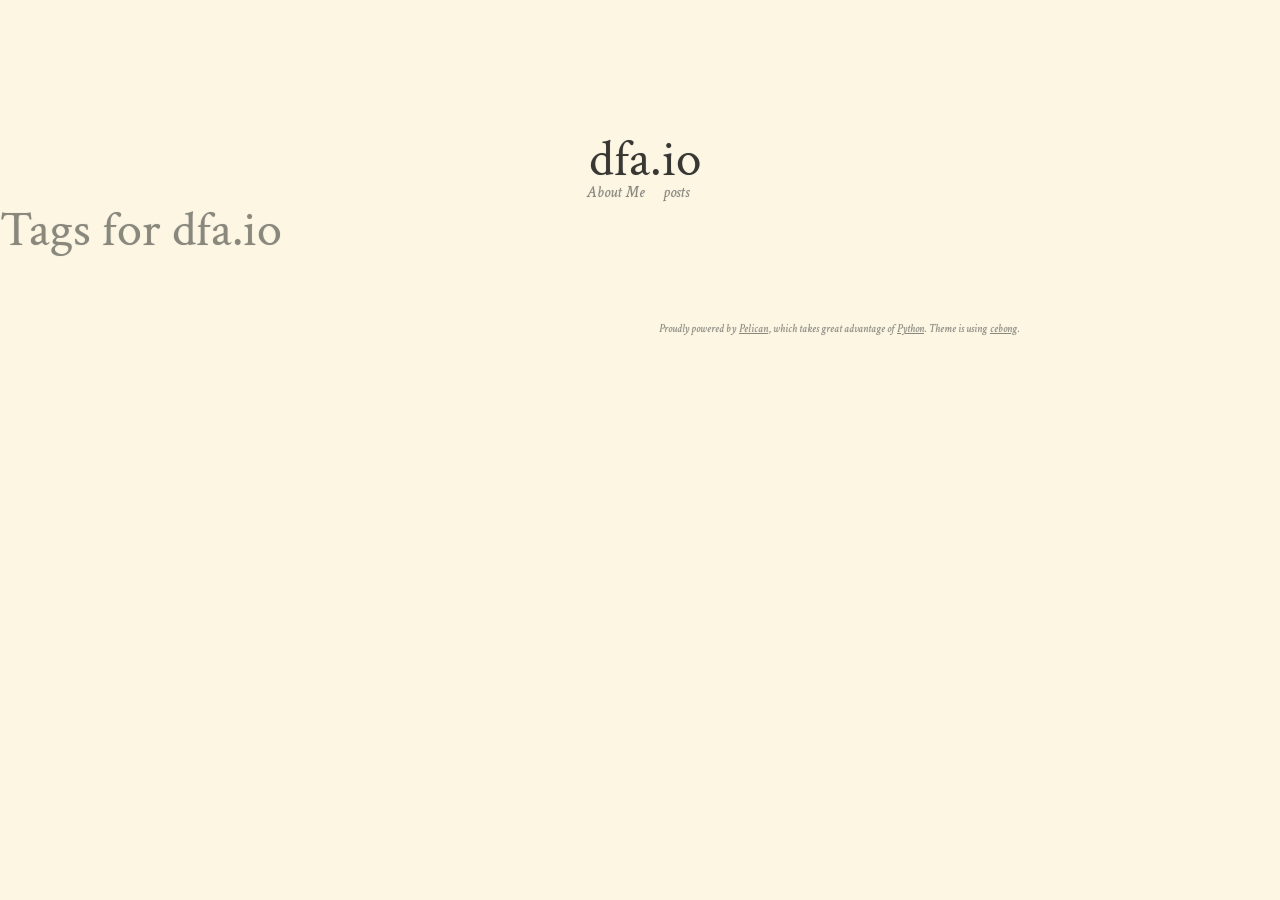
<file: tags.html>
<!DOCTYPE html>
<html lang="en">
<head>
        <title>dfa.io - Tags</title>
        <meta charset="utf-8" />
        <link rel="stylesheet" href="/theme/css/main.css" type="text/css" />

        <!--[if IE]>
                <script src="http://html5shiv.googlecode.com/svn/trunk/html5.js"></script><![endif]-->

        <!--[if lte IE 7]>
                <link rel="stylesheet" type="text/css" media="all" href="/css/ie.css"/>
                <script src="/js/IE8.js" type="text/javascript"></script><![endif]-->

        <!--[if lt IE 7]>
                <link rel="stylesheet" type="text/css" media="all" href="/css/ie6.css"/><![endif]-->

</head>

<body id="index" class="home">
        <header id="banner" class="body">
                <h1><a href="">dfa.io </a></h1>
                <nav>
                    <a href="/pages/about-me.html">About Me</a>&nbsp;
                    <a href="/category/posts.html">posts</a>&nbsp;
                </nav>
        </header><!-- /#banner -->
    <h1>Tags for dfa.io</h1>        <section id="extras" class="body">
        </section><!-- /#extras -->

        <footer id="contentinfo" class="body">
                <address id="about" class="vcard body">
                     Proudly powered by <a href="http://getpelican.com/">Pelican</a>, which takes great advantage of <a href="http://python.org">Python</a>. Theme is using <a href="http://github.com/getpelican/pelican-themes" target="_blank">cebong</a>.
                </address><!-- /#about -->

        </footer><!-- /#contentinfo -->

</body>
</html>
</file>
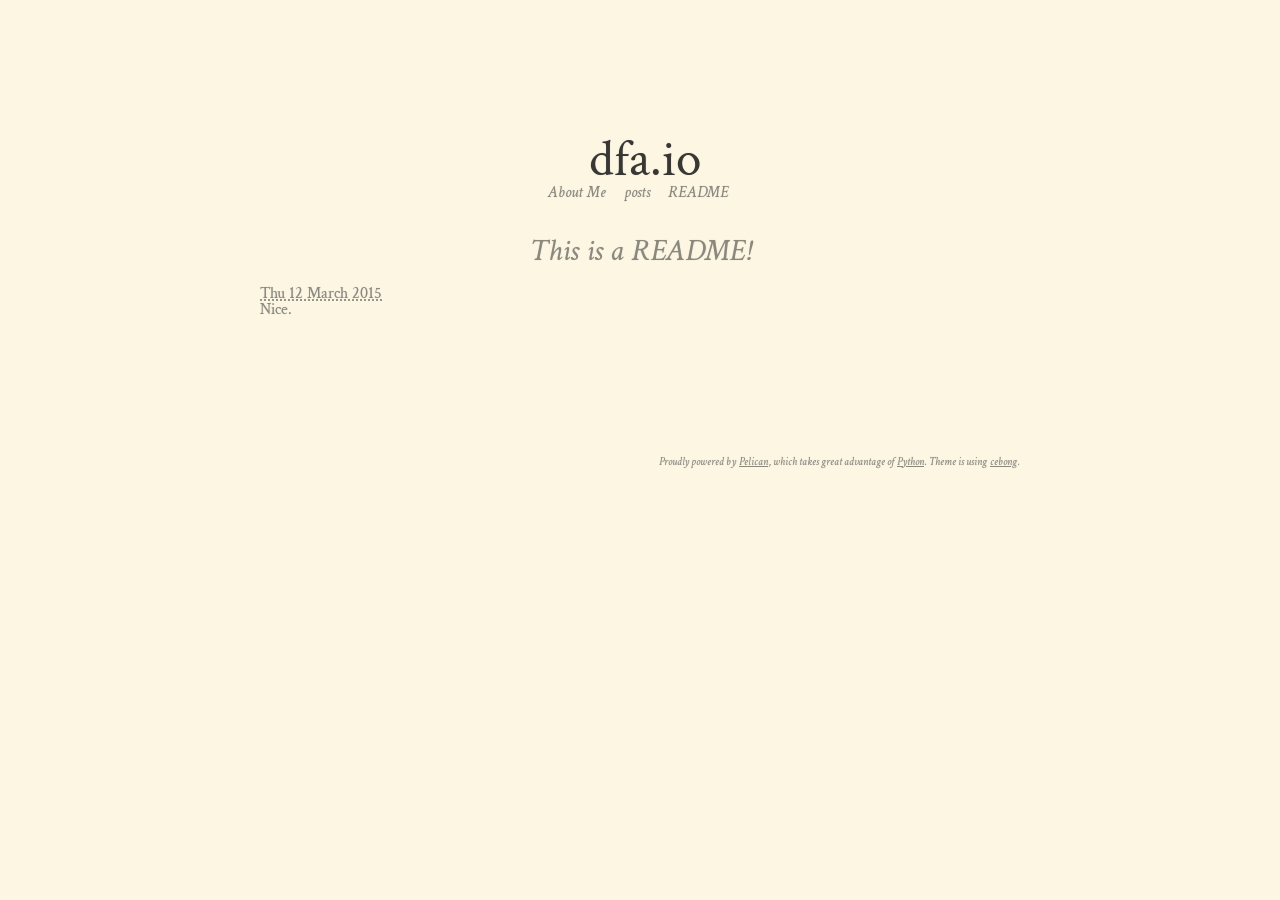
<file: this-is-a-readme.html>
<!DOCTYPE html>
<html lang="en">
<head>
        <title>This is a README!</title>
        <meta charset="utf-8" />
        <link rel="stylesheet" href="/theme/css/main.css" type="text/css" />

        <!--[if IE]>
                <script src="http://html5shiv.googlecode.com/svn/trunk/html5.js"></script><![endif]-->

        <!--[if lte IE 7]>
                <link rel="stylesheet" type="text/css" media="all" href="/css/ie.css"/>
                <script src="/js/IE8.js" type="text/javascript"></script><![endif]-->

        <!--[if lt IE 7]>
                <link rel="stylesheet" type="text/css" media="all" href="/css/ie6.css"/><![endif]-->

</head>

<body id="index" class="home">
        <header id="banner" class="body">
                <h1><a href="">dfa.io </a></h1>
                <nav>
                    <a href="/pages/about-me.html">About Me</a>&nbsp;
                    <a href="/category/posts.html">posts</a>&nbsp;
                    <a href="/category/readme.html">README</a>&nbsp;
                </nav>
        </header><!-- /#banner -->
<section id="content" class="body">
  <article>
    <header>
      <h1 class="entry-title">
        <a href="this-is-a-readme.html" rel="bookmark"
           title="Permalink to This is a README!">This is a README!</a></h1>
    </header>

    <div class="entry-content">
<footer class="post-info">
        <abbr class="published" title="2015-03-12T00:00:00+01:00">
                Thu 12 March 2015
        </abbr>
</footer><!-- /.post-info -->      <p>Nice.</p>
    </div><!-- /.entry-content -->

  </article>
</section>
        <section id="extras" class="body">
        </section><!-- /#extras -->

        <footer id="contentinfo" class="body">
                <address id="about" class="vcard body">
                     Proudly powered by <a href="http://getpelican.com/">Pelican</a>, which takes great advantage of <a href="http://python.org">Python</a>. Theme is using <a href="http://github.com/getpelican/pelican-themes" target="_blank">cebong</a>.
                </address><!-- /#about -->

        </footer><!-- /#contentinfo -->

</body>
</html>
</file>
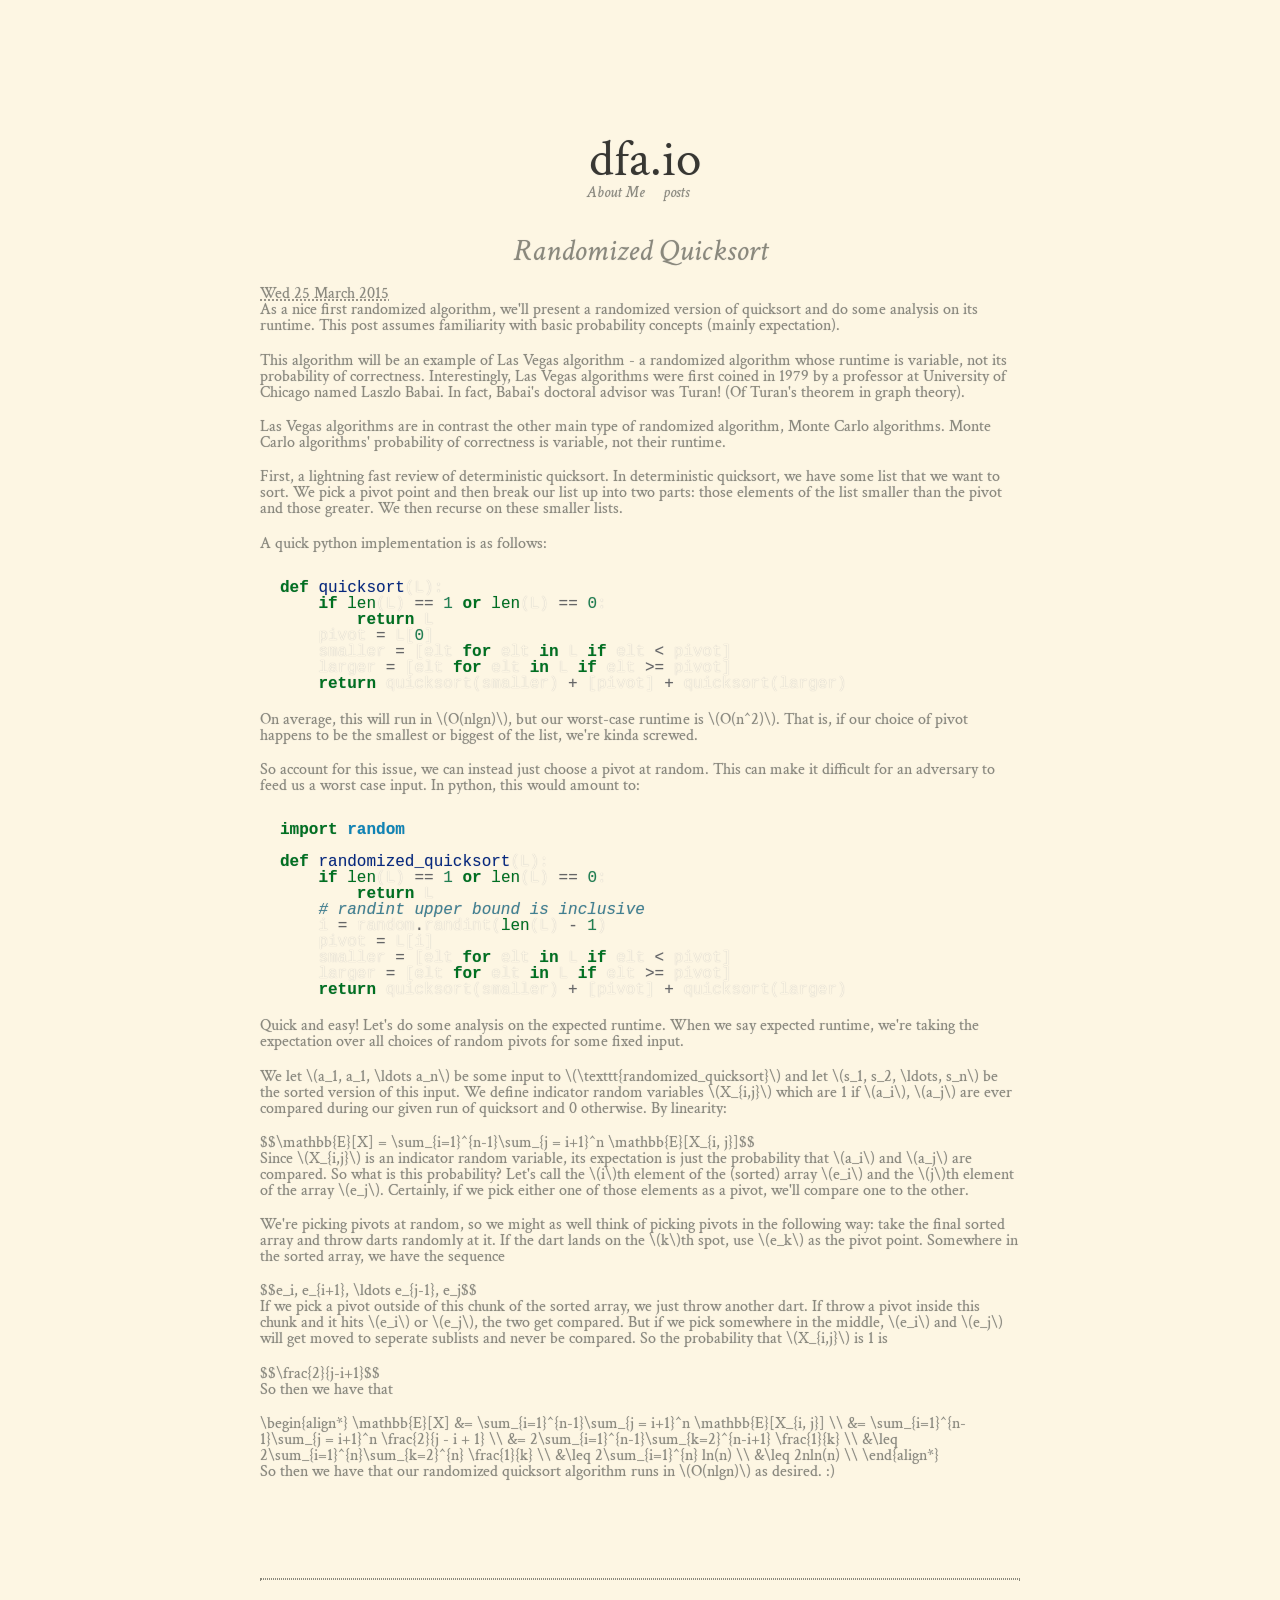
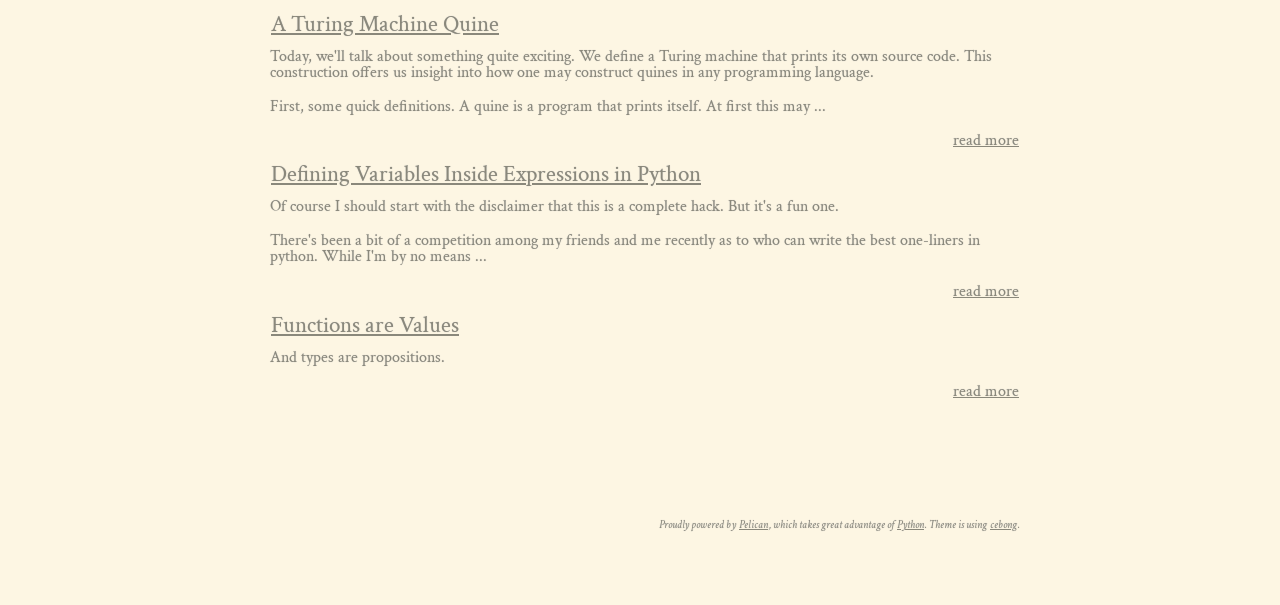
<file: author/cyprus.html>
<!DOCTYPE html>
<html lang="en">
<head>
        <title>dfa.io - Cyprus</title>
        <meta charset="utf-8" />
        <link rel="stylesheet" href="/theme/css/main.css" type="text/css" />

        <!--[if IE]>
                <script src="http://html5shiv.googlecode.com/svn/trunk/html5.js"></script><![endif]-->

        <!--[if lte IE 7]>
                <link rel="stylesheet" type="text/css" media="all" href="/css/ie.css"/>
                <script src="/js/IE8.js" type="text/javascript"></script><![endif]-->

        <!--[if lt IE 7]>
                <link rel="stylesheet" type="text/css" media="all" href="/css/ie6.css"/><![endif]-->

</head>

<body id="index" class="home">
        <header id="banner" class="body">
                <h1><a href="">dfa.io </a></h1>
                <nav>
                    <a href="/pages/about-me.html">About Me</a>&nbsp;
                    <a href="/category/posts.html">posts</a>&nbsp;
                </nav>
        </header><!-- /#banner -->
        
        

            <aside id="featured" class="body">
                <article>
                    <h1 class="entry-title"><a href="/randomized-quicksort.html">Randomized Quicksort</a></h1> 
<footer class="post-info">
        <abbr class="published" title="2015-03-25T00:00:00+01:00">
                Wed 25 March 2015
        </abbr>
</footer><!-- /.post-info --><p>As a nice first randomized algorithm, we'll present a randomized version of quicksort and do some analysis on its runtime. This post assumes familiarity with basic probability concepts (mainly expectation).</p>
<p>This algorithm will be an example of Las Vegas algorithm - a randomized algorithm whose runtime is variable, not its probability of correctness. Interestingly, Las Vegas algorithms were first coined in 1979 by a professor at University of Chicago named Laszlo Babai. In fact, Babai's doctoral advisor was Turan! (Of Turan's theorem in graph theory).</p>
<p>Las Vegas algorithms are in contrast the other main type of randomized algorithm, Monte Carlo algorithms. Monte Carlo algorithms' probability of correctness is variable, not their runtime.</p>
<p>First, a lightning fast review of deterministic quicksort. In deterministic quicksort, we have some list that we want to sort. We pick a pivot point and then break our list up into two parts: those elements of the list smaller than the pivot and those greater. We then recurse on these smaller lists.</p>
<p>A quick python implementation is as follows:</p>
<div class="highlight"><pre><span class="k">def</span> <span class="nf">quicksort</span><span class="p">(</span><span class="n">L</span><span class="p">):</span>
    <span class="k">if</span> <span class="nb">len</span><span class="p">(</span><span class="n">L</span><span class="p">)</span> <span class="o">==</span> <span class="mi">1</span> <span class="ow">or</span> <span class="nb">len</span><span class="p">(</span><span class="n">L</span><span class="p">)</span> <span class="o">==</span> <span class="mi">0</span><span class="p">:</span>
        <span class="k">return</span> <span class="n">L</span>
    <span class="n">pivot</span> <span class="o">=</span> <span class="n">L</span><span class="p">[</span><span class="mi">0</span><span class="p">]</span>
    <span class="n">smaller</span> <span class="o">=</span> <span class="p">[</span><span class="n">elt</span> <span class="k">for</span> <span class="n">elt</span> <span class="ow">in</span> <span class="n">L</span> <span class="k">if</span> <span class="n">elt</span> <span class="o">&lt;</span> <span class="n">pivot</span><span class="p">]</span>
    <span class="n">larger</span> <span class="o">=</span> <span class="p">[</span><span class="n">elt</span> <span class="k">for</span> <span class="n">elt</span> <span class="ow">in</span> <span class="n">L</span> <span class="k">if</span> <span class="n">elt</span> <span class="o">&gt;=</span> <span class="n">pivot</span><span class="p">]</span>
    <span class="k">return</span> <span class="n">quicksort</span><span class="p">(</span><span class="n">smaller</span><span class="p">)</span> <span class="o">+</span> <span class="p">[</span><span class="n">pivot</span><span class="p">]</span> <span class="o">+</span> <span class="n">quicksort</span><span class="p">(</span><span class="n">larger</span><span class="p">)</span>
</pre></div>


<p>On average, this will run in <span class="math">\(O(nlgn)\)</span>, but our worst-case runtime is <span class="math">\(O(n^2)\)</span>. That is, if our choice of pivot happens to be the smallest or biggest of the list, we're kinda screwed.</p>
<p>So account for this issue, we can instead just choose a pivot at random. This can make it difficult for an adversary to feed us a worst case input. In python, this would amount to:</p>
<div class="highlight"><pre><span class="kn">import</span> <span class="nn">random</span>

<span class="k">def</span> <span class="nf">randomized_quicksort</span><span class="p">(</span><span class="n">L</span><span class="p">):</span>
    <span class="k">if</span> <span class="nb">len</span><span class="p">(</span><span class="n">L</span><span class="p">)</span> <span class="o">==</span> <span class="mi">1</span> <span class="ow">or</span> <span class="nb">len</span><span class="p">(</span><span class="n">L</span><span class="p">)</span> <span class="o">==</span> <span class="mi">0</span><span class="p">:</span>
        <span class="k">return</span> <span class="n">L</span>
    <span class="c"># randint upper bound is inclusive</span>
    <span class="n">i</span> <span class="o">=</span> <span class="n">random</span><span class="o">.</span><span class="n">randint</span><span class="p">(</span><span class="nb">len</span><span class="p">(</span><span class="n">L</span><span class="p">)</span> <span class="o">-</span> <span class="mi">1</span><span class="p">)</span>
    <span class="n">pivot</span> <span class="o">=</span> <span class="n">L</span><span class="p">[</span><span class="n">i</span><span class="p">]</span>
    <span class="n">smaller</span> <span class="o">=</span> <span class="p">[</span><span class="n">elt</span> <span class="k">for</span> <span class="n">elt</span> <span class="ow">in</span> <span class="n">L</span> <span class="k">if</span> <span class="n">elt</span> <span class="o">&lt;</span> <span class="n">pivot</span><span class="p">]</span>
    <span class="n">larger</span> <span class="o">=</span> <span class="p">[</span><span class="n">elt</span> <span class="k">for</span> <span class="n">elt</span> <span class="ow">in</span> <span class="n">L</span> <span class="k">if</span> <span class="n">elt</span> <span class="o">&gt;=</span> <span class="n">pivot</span><span class="p">]</span>
    <span class="k">return</span> <span class="n">quicksort</span><span class="p">(</span><span class="n">smaller</span><span class="p">)</span> <span class="o">+</span> <span class="p">[</span><span class="n">pivot</span><span class="p">]</span> <span class="o">+</span> <span class="n">quicksort</span><span class="p">(</span><span class="n">larger</span><span class="p">)</span>
</pre></div>


<p>Quick and easy! Let's do some analysis on the expected runtime. When we say expected runtime, we're taking the expectation over all choices of random pivots for some fixed input.</p>
<p>We let <span class="math">\(a_1, a_1, \ldots a_n\)</span> be some input to <span class="math">\(\texttt{randomized_quicksort}\)</span> and let <span class="math">\(s_1, s_2, \ldots, s_n\)</span> be the sorted version of this input. We define indicator random variables <span class="math">\(X_{i,j}\)</span> which are 1 if <span class="math">\(a_i\)</span>, <span class="math">\(a_j\)</span> are ever compared during our given run of quicksort and 0 otherwise. By linearity:</p>
<div class="math">$$\mathbb{E}[X] = \sum_{i=1}^{n-1}\sum_{j = i+1}^n \mathbb{E}[X_{i, j}]$$</div>
<p>Since <span class="math">\(X_{i,j}\)</span> is an indicator random variable, its expectation is just the probability that <span class="math">\(a_i\)</span> and <span class="math">\(a_j\)</span> are compared. So what is this probability? Let's call the <span class="math">\(i\)</span>th element of the (sorted) array <span class="math">\(e_i\)</span> and the <span class="math">\(j\)</span>th element of the array <span class="math">\(e_j\)</span>. Certainly, if we pick either one of those elements as a pivot, we'll compare one to the other.</p>
<p>We're picking pivots at random, so we might as well think of picking pivots in the following way: take the final sorted array and throw darts randomly at it. If the dart lands on the <span class="math">\(k\)</span>th spot, use <span class="math">\(e_k\)</span> as the pivot point. Somewhere in the sorted array, we have the sequence
</p>
<div class="math">$$e_i, e_{i+1}, \ldots e_{j-1}, e_j$$</div>
<p>
If we pick a pivot outside of this chunk of the sorted array, we just throw another dart. If throw a pivot inside this chunk and it hits <span class="math">\(e_i\)</span> or <span class="math">\(e_j\)</span>, the two get compared. But if we pick somewhere in the middle, <span class="math">\(e_i\)</span> and <span class="math">\(e_j\)</span> will get moved to seperate sublists and never be compared. So the probability that <span class="math">\(X_{i,j}\)</span> is 1 is
</p>
<div class="math">$$\frac{2}{j-i+1}$$</div>
<p>
So then we have that
</p>
<div class="math">\begin{align*}
\mathbb{E}[X] &amp;= \sum_{i=1}^{n-1}\sum_{j = i+1}^n \mathbb{E}[X_{i, j}] \\
              &amp;= \sum_{i=1}^{n-1}\sum_{j = i+1}^n \frac{2}{j - i + 1} \\
              &amp;= 2\sum_{i=1}^{n-1}\sum_{k=2}^{n-i+1} \frac{1}{k} \\
              &amp;\leq 2\sum_{i=1}^{n}\sum_{k=2}^{n} \frac{1}{k} \\
              &amp;\leq 2\sum_{i=1}^{n} ln(n) \\
              &amp;\leq 2nln(n) \\
\end{align*}</div>
<p>So then we have that our randomized quicksort algorithm runs in <span class="math">\(O(nlgn)\)</span> as desired. :)</p>
<script type="text/javascript">if (!document.getElementById('mathjaxscript_pelican_#%@#$@#')) {
    var align = "center",
        indent = "0em",
        linebreak = "false";

    if (false) {
        align = (screen.width < 768) ? "left" : align;
        indent = (screen.width < 768) ? "0em" : indent;
        linebreak = (screen.width < 768) ? 'true' : linebreak;
    }
    
    var mathjaxscript = document.createElement('script');
    mathjaxscript.id = 'mathjaxscript_pelican_#%@#$@#';
    mathjaxscript.type = 'text/javascript';
    mathjaxscript.src = '//cdn.mathjax.org/mathjax/latest/MathJax.js?config=TeX-AMS-MML_HTMLorMML';
    mathjaxscript[(window.opera ? "innerHTML" : "text")] =
        "MathJax.Hub.Config({" +
        "    config: ['MMLorHTML.js']," +
        "    TeX: { extensions: ['AMSmath.js','AMSsymbols.js','noErrors.js','noUndefined.js'], equationNumbers: { autoNumber: 'AMS' } }," +
        "    jax: ['input/TeX','input/MathML','output/HTML-CSS']," +
        "    extensions: ['tex2jax.js','mml2jax.js','MathMenu.js','MathZoom.js']," +
        "    displayAlign: '"+ align +"'," +
        "    displayIndent: '"+ indent +"'," +
        "    showMathMenu: true," +
        "    tex2jax: { " +
        "        inlineMath: [ ['\\\\(','\\\\)'] ], " +
        "        displayMath: [ ['$$','$$'] ]," +
        "        processEscapes: true," +
        "        preview: 'TeX'," +
        "    }, " +
        "    'HTML-CSS': { " +
        "        styles: { '.MathJax_Display, .MathJax .mo, .MathJax .mi, .MathJax .mn': {color: 'inherit ! important'} }," +
        "        linebreaks: { automatic: "+ linebreak +", width: '90% container' }," +
        "    }, " +
        "}); ";
    (document.body || document.getElementsByTagName('head')[0]).appendChild(mathjaxscript);
}
</script>                </article>
            </aside><!-- /#featured -->
                <section id="content" class="body">
                    <hr />
                    <ol id="posts-list" class="hfeed">
        

 
            <li><article class="hentry">    
                <header>
                    <h3><a href="/a-turing-machine-quine.html" rel="bookmark"
                           title="Permalink to A Turing Machine Quine">A Turing Machine Quine</a></h3>
                </header>
                
                <div class="entry-content">
                <p>Today, we'll talk about something quite exciting. We define a Turing machine that prints its own source code. This construction offers us insight into how one may construct quines in any programming language.</p>
<p>First, some quick definitions. A quine is a program that prints itself. At first this may ...</p>
                <a class="readmore" href="/a-turing-machine-quine.html">read more</a>
                </div><!-- /.entry-content -->
            </article></li>
        

 
            <li><article class="hentry">    
                <header>
                    <h3><a href="/defining-variables-inside-expressions-in-python.html" rel="bookmark"
                           title="Permalink to Defining Variables Inside Expressions in Python">Defining Variables Inside Expressions in Python</a></h3>
                </header>
                
                <div class="entry-content">
                <p>Of course I should start with the disclaimer that this is a complete hack. But it's a fun one.</p>
<p>There's been a bit of a competition among my friends and me recently as to who can write the best one-liners in python. While I'm by no means ...</p>
                <a class="readmore" href="/defining-variables-inside-expressions-in-python.html">read more</a>
                </div><!-- /.entry-content -->
            </article></li>
        

 
            <li><article class="hentry">    
                <header>
                    <h3><a href="/functions-are-values.html" rel="bookmark"
                           title="Permalink to Functions are Values">Functions are Values</a></h3>
                </header>
                
                <div class="entry-content">
                <p>And types are propositions.</p>
                <a class="readmore" href="/functions-are-values.html">read more</a>
                </div><!-- /.entry-content -->
            </article></li>
            </ol><!-- /#posts-list -->
            </section><!-- /#content -->
        <section id="extras" class="body">
        </section><!-- /#extras -->

        <footer id="contentinfo" class="body">
                <address id="about" class="vcard body">
                     Proudly powered by <a href="http://getpelican.com/">Pelican</a>, which takes great advantage of <a href="http://python.org">Python</a>. Theme is using <a href="http://github.com/getpelican/pelican-themes" target="_blank">cebong</a>.
                </address><!-- /#about -->

        </footer><!-- /#contentinfo -->

</body>
</html>
</file>
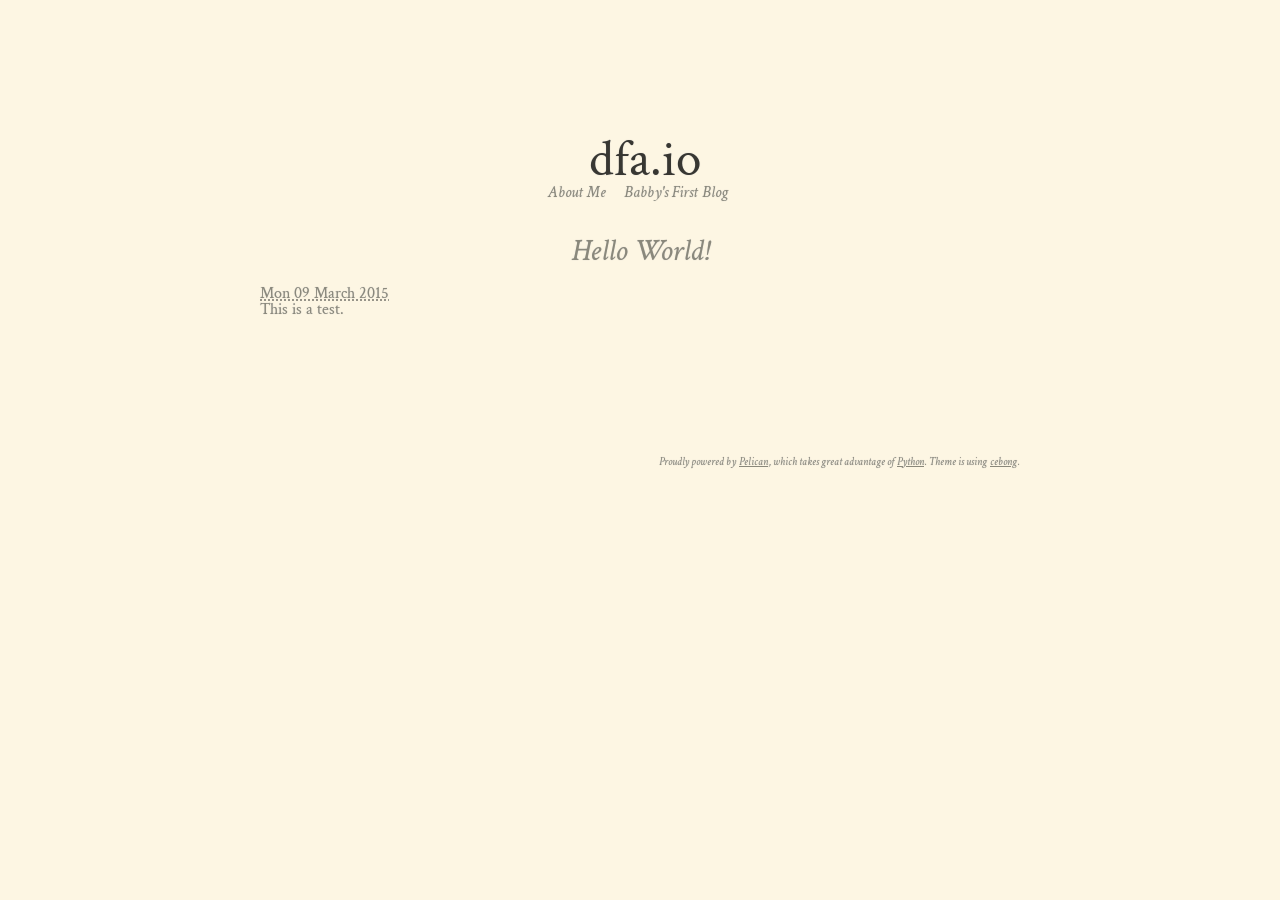
<file: category/babbys-first-blog.html>
<!DOCTYPE html>
<html lang="en">
<head>
        <title>dfa.io - Babby's First Blog</title>
        <meta charset="utf-8" />
        <link rel="stylesheet" href="/theme/css/main.css" type="text/css" />

        <!--[if IE]>
                <script src="http://html5shiv.googlecode.com/svn/trunk/html5.js"></script><![endif]-->

        <!--[if lte IE 7]>
                <link rel="stylesheet" type="text/css" media="all" href="/css/ie.css"/>
                <script src="/js/IE8.js" type="text/javascript"></script><![endif]-->

        <!--[if lt IE 7]>
                <link rel="stylesheet" type="text/css" media="all" href="/css/ie6.css"/><![endif]-->

</head>

<body id="index" class="home">
        <header id="banner" class="body">
                <h1><a href="">dfa.io </a></h1>
                <nav>
                    <a href="/pages/about-me.html">About Me</a>&nbsp;
                    <a href="/category/babbys-first-blog.html">Babby's First Blog</a>&nbsp;
                </nav>
        </header><!-- /#banner -->
        
        

            <aside id="featured" class="body">
                <article>
                    <h1 class="entry-title"><a href="/hello-world.html">Hello World!</a></h1> 
<footer class="post-info">
        <abbr class="published" title="2015-03-09T00:00:00+01:00">
                Mon 09 March 2015
        </abbr>
</footer><!-- /.post-info --><p>This is a test.</p>                </article>
            </aside><!-- /#featured -->
            </ol><!-- /#posts-list -->
            </section><!-- /#content -->
        <section id="extras" class="body">
        </section><!-- /#extras -->

        <footer id="contentinfo" class="body">
                <address id="about" class="vcard body">
                     Proudly powered by <a href="http://getpelican.com/">Pelican</a>, which takes great advantage of <a href="http://python.org">Python</a>. Theme is using <a href="http://github.com/getpelican/pelican-themes" target="_blank">cebong</a>.
                </address><!-- /#about -->

        </footer><!-- /#contentinfo -->

</body>
</html>
</file>
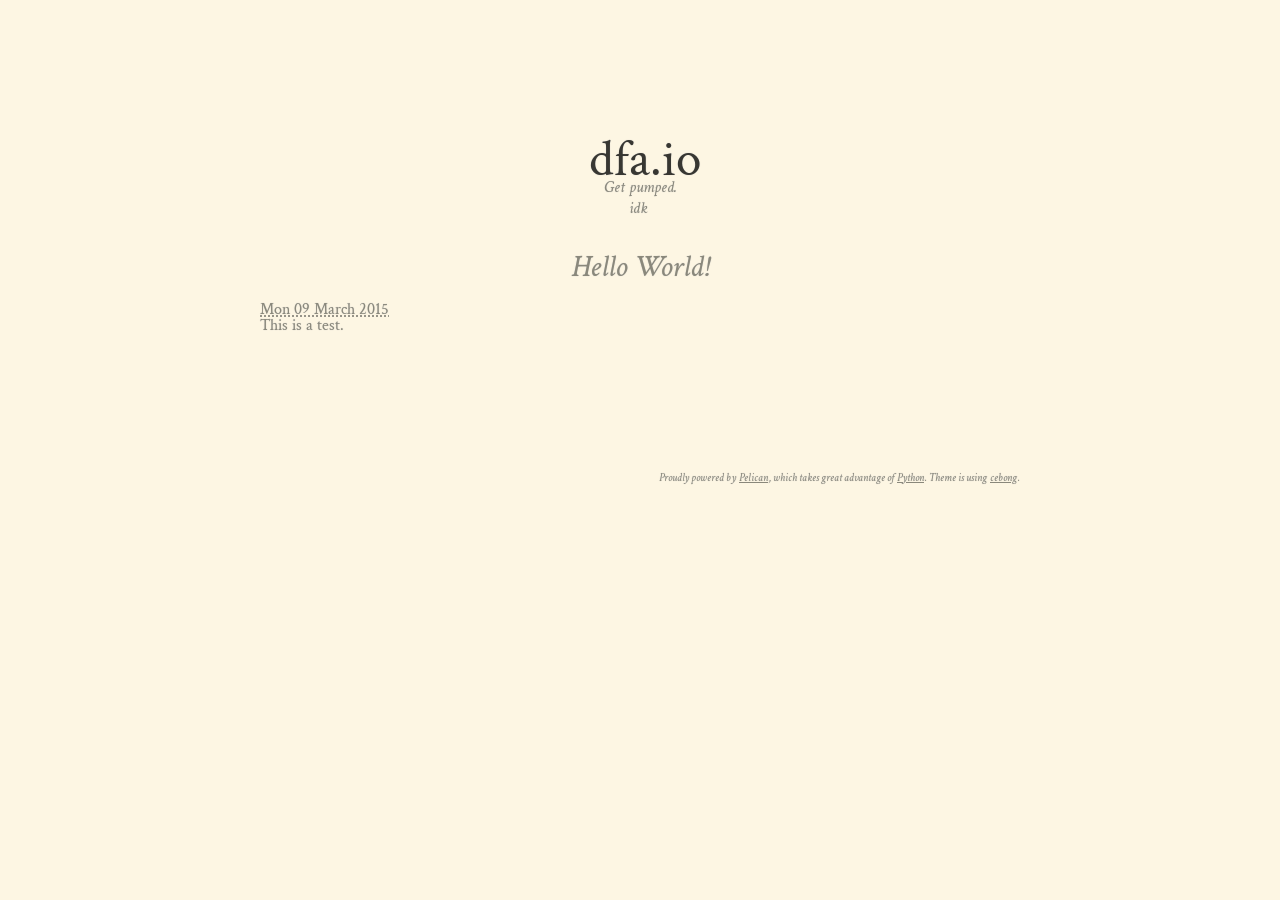
<file: category/idk.html>
<!DOCTYPE html>
<html lang="en">
<head>
        <title>dfa.io - idk</title>
        <meta charset="utf-8" />
        <link rel="stylesheet" href="/theme/css/main.css" type="text/css" />

        <!--[if IE]>
                <script src="http://html5shiv.googlecode.com/svn/trunk/html5.js"></script><![endif]-->

        <!--[if lte IE 7]>
                <link rel="stylesheet" type="text/css" media="all" href="/css/ie.css"/>
                <script src="/js/IE8.js" type="text/javascript"></script><![endif]-->

        <!--[if lt IE 7]>
                <link rel="stylesheet" type="text/css" media="all" href="/css/ie6.css"/><![endif]-->

</head>

<body id="index" class="home">
        <header id="banner" class="body">
                <h1><a href="">dfa.io </a></h1>
                <div id="tagline">Get pumped.</div>
                <nav>
                    <a href="/category/idk.html">idk</a>&nbsp;
                </nav>
        </header><!-- /#banner -->
        
        

            <aside id="featured" class="body">
                <article>
                    <h1 class="entry-title"><a href="/hello-world.html">Hello World!</a></h1> 
<footer class="post-info">
        <abbr class="published" title="2015-03-09T00:00:00+01:00">
                Mon 09 March 2015
        </abbr>
</footer><!-- /.post-info --><p>This is a test.</p>                </article>
            </aside><!-- /#featured -->
            </ol><!-- /#posts-list -->
            </section><!-- /#content -->
        <section id="extras" class="body">
        </section><!-- /#extras -->

        <footer id="contentinfo" class="body">
                <address id="about" class="vcard body">
                     Proudly powered by <a href="http://getpelican.com/">Pelican</a>, which takes great advantage of <a href="http://python.org">Python</a>. Theme is using <a href="http://github.com/getpelican/pelican-themes" target="_blank">cebong</a>.
                </address><!-- /#about -->

        </footer><!-- /#contentinfo -->

</body>
</html>
</file>
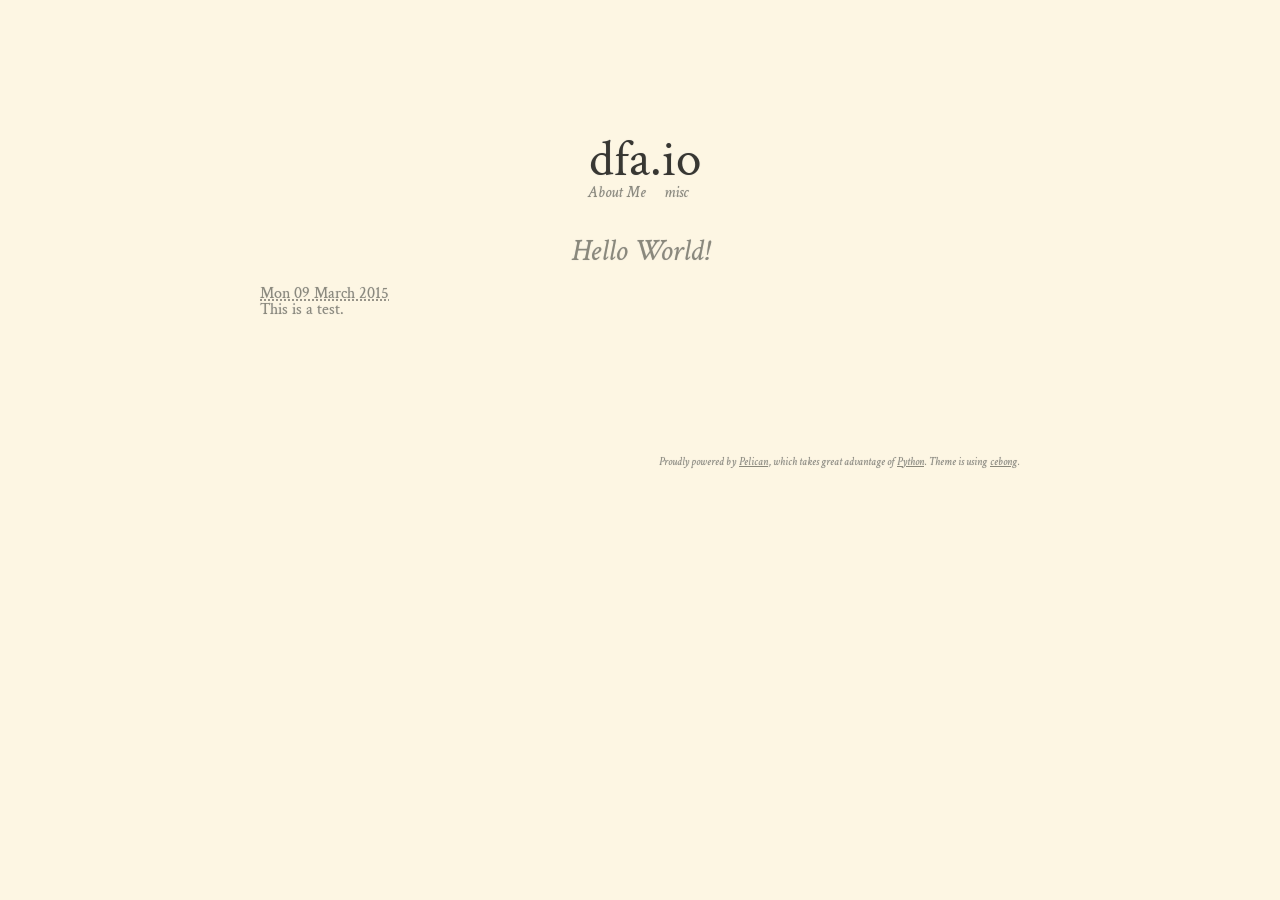
<file: category/misc.html>
<!DOCTYPE html>
<html lang="en">
<head>
        <title>dfa.io - misc</title>
        <meta charset="utf-8" />
        <link rel="stylesheet" href="/theme/css/main.css" type="text/css" />

        <!--[if IE]>
                <script src="http://html5shiv.googlecode.com/svn/trunk/html5.js"></script><![endif]-->

        <!--[if lte IE 7]>
                <link rel="stylesheet" type="text/css" media="all" href="/css/ie.css"/>
                <script src="/js/IE8.js" type="text/javascript"></script><![endif]-->

        <!--[if lt IE 7]>
                <link rel="stylesheet" type="text/css" media="all" href="/css/ie6.css"/><![endif]-->

</head>

<body id="index" class="home">
        <header id="banner" class="body">
                <h1><a href="">dfa.io </a></h1>
                <nav>
                    <a href="/pages/about-me.html">About Me</a>&nbsp;
                    <a href="/category/misc.html">misc</a>&nbsp;
                </nav>
        </header><!-- /#banner -->
        
        

            <aside id="featured" class="body">
                <article>
                    <h1 class="entry-title"><a href="/hello-world.html">Hello World!</a></h1> 
<footer class="post-info">
        <abbr class="published" title="2015-03-09T00:00:00+01:00">
                Mon 09 March 2015
        </abbr>
</footer><!-- /.post-info --><p>This is a test.</p>                </article>
            </aside><!-- /#featured -->
            </ol><!-- /#posts-list -->
            </section><!-- /#content -->
        <section id="extras" class="body">
        </section><!-- /#extras -->

        <footer id="contentinfo" class="body">
                <address id="about" class="vcard body">
                     Proudly powered by <a href="http://getpelican.com/">Pelican</a>, which takes great advantage of <a href="http://python.org">Python</a>. Theme is using <a href="http://github.com/getpelican/pelican-themes" target="_blank">cebong</a>.
                </address><!-- /#about -->

        </footer><!-- /#contentinfo -->

</body>
</html>
</file>
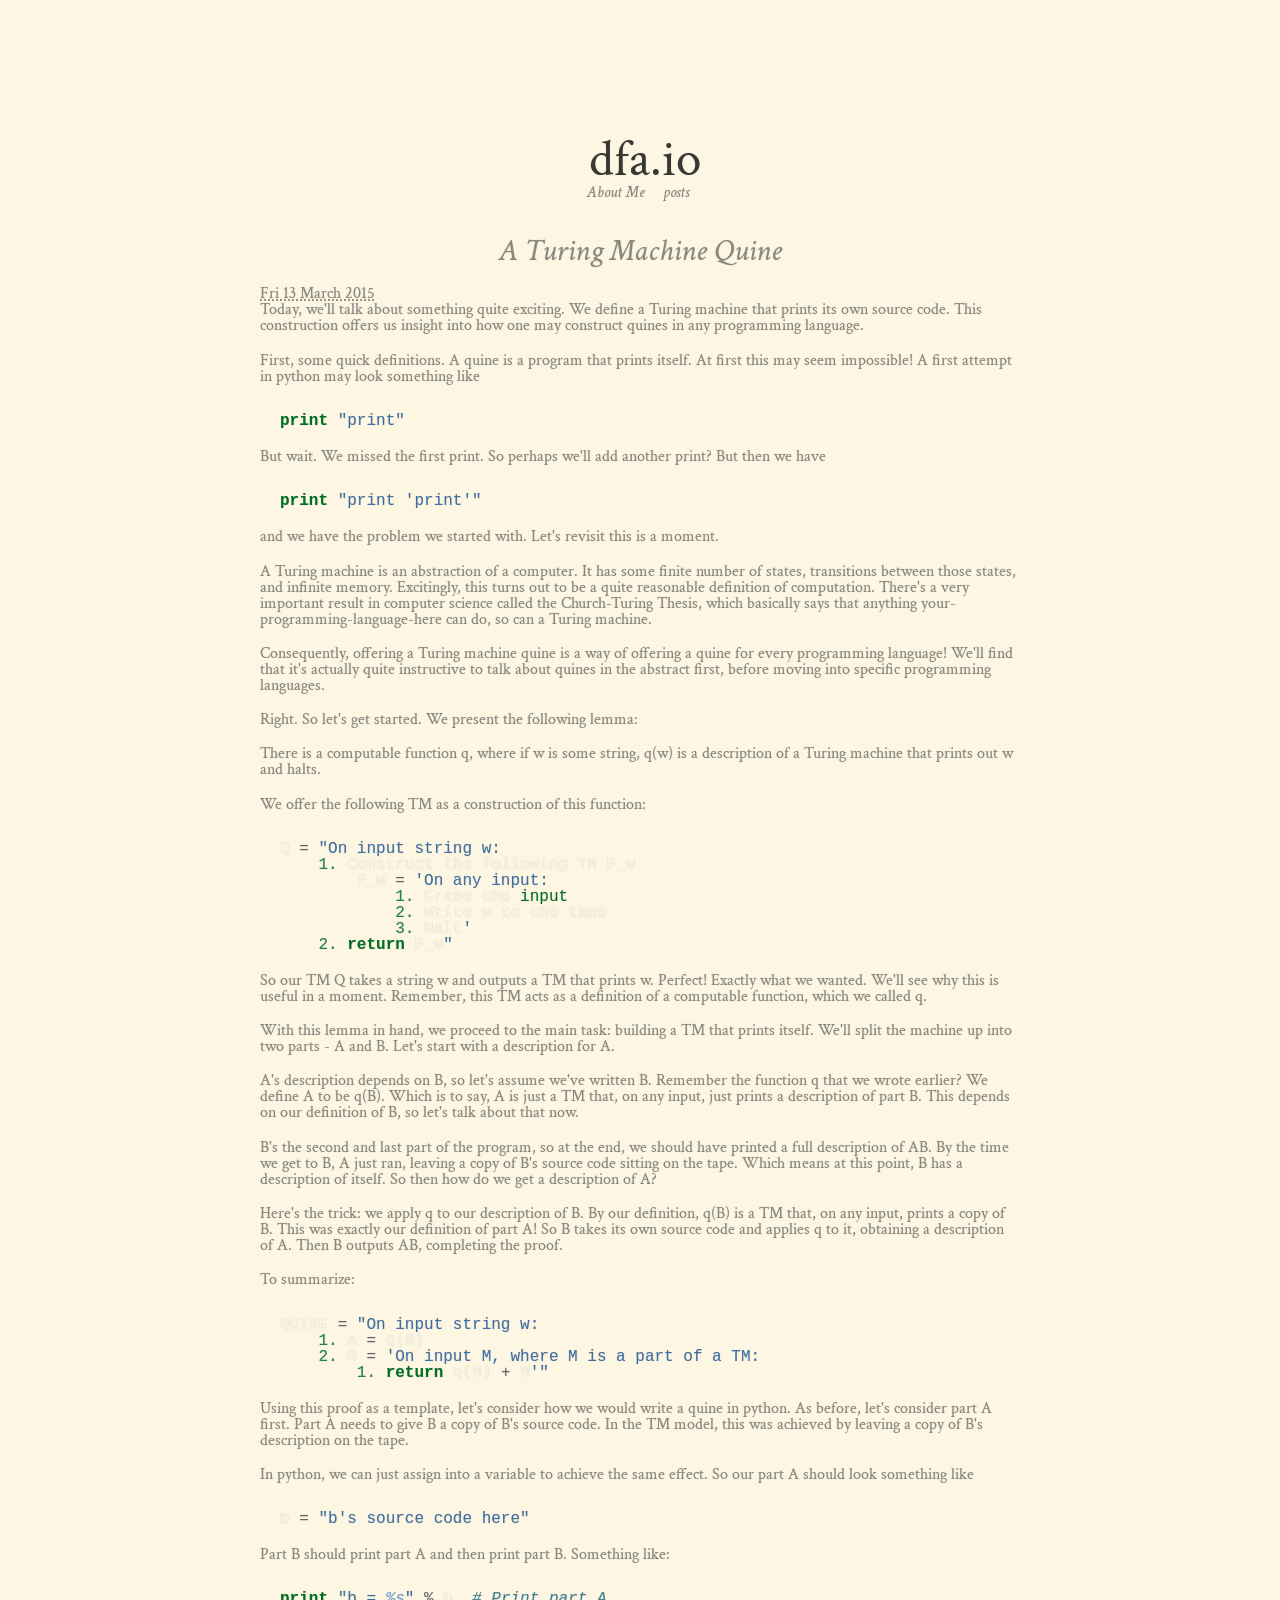
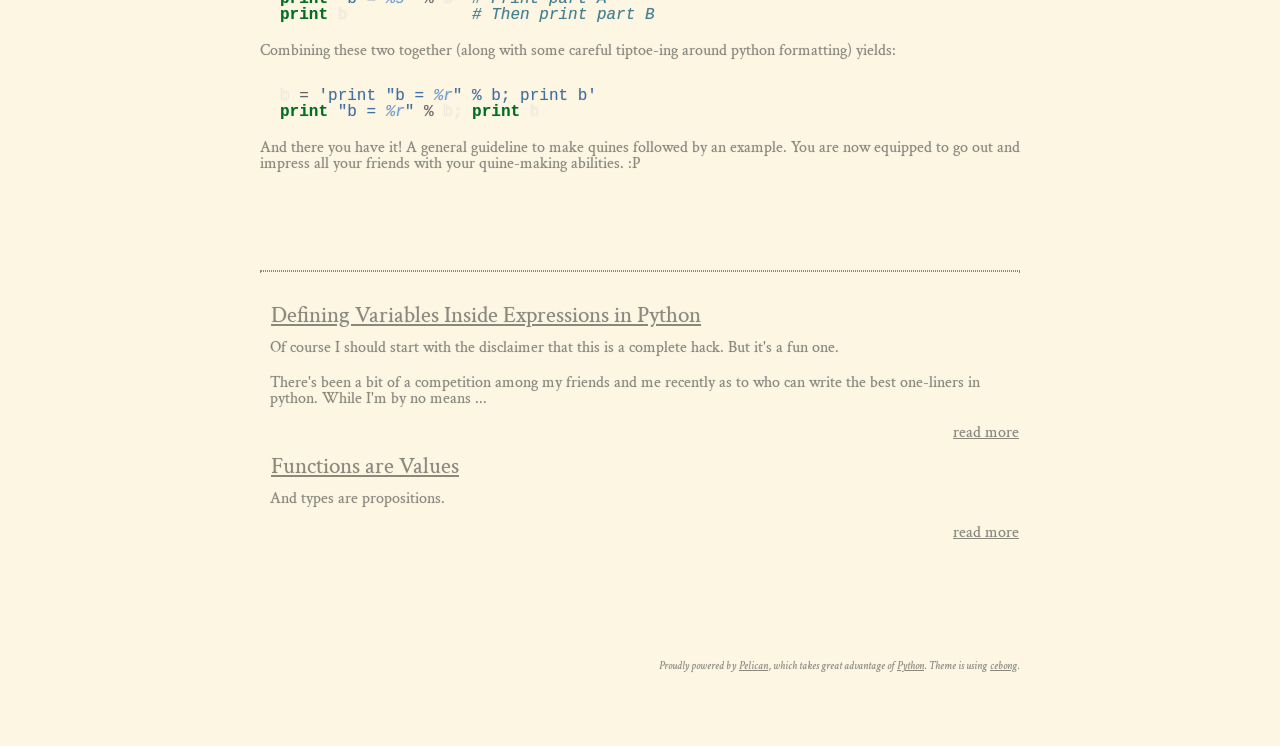
<file: category/posts.html>
<!DOCTYPE html>
<html lang="en">
<head>
        <title>dfa.io - posts</title>
        <meta charset="utf-8" />
        <link rel="stylesheet" href="/theme/css/main.css" type="text/css" />

        <!--[if IE]>
                <script src="http://html5shiv.googlecode.com/svn/trunk/html5.js"></script><![endif]-->

        <!--[if lte IE 7]>
                <link rel="stylesheet" type="text/css" media="all" href="/css/ie.css"/>
                <script src="/js/IE8.js" type="text/javascript"></script><![endif]-->

        <!--[if lt IE 7]>
                <link rel="stylesheet" type="text/css" media="all" href="/css/ie6.css"/><![endif]-->

</head>

<body id="index" class="home">
        <header id="banner" class="body">
                <h1><a href="">dfa.io </a></h1>
                <nav>
                    <a href="/pages/about-me.html">About Me</a>&nbsp;
                    <a href="/category/posts.html">posts</a>&nbsp;
                </nav>
        </header><!-- /#banner -->
        
        

            <aside id="featured" class="body">
                <article>
                    <h1 class="entry-title"><a href="/a-turing-machine-quine.html">A Turing Machine Quine</a></h1> 
<footer class="post-info">
        <abbr class="published" title="2015-03-13T00:00:00+01:00">
                Fri 13 March 2015
        </abbr>
</footer><!-- /.post-info --><p>Today, we'll talk about something quite exciting. We define a Turing machine that prints its own source code. This construction offers us insight into how one may construct quines in any programming language.</p>
<p>First, some quick definitions. A quine is a program that prints itself. At first this may seem impossible! A first attempt in python may look something like</p>
<div class="highlight"><pre><span class="k">print</span> <span class="s">&quot;print&quot;</span>
</pre></div>


<p>But wait. We missed the first print. So perhaps we'll add another print? But then we have</p>
<div class="highlight"><pre><span class="k">print</span> <span class="s">&quot;print &#39;print&#39;&quot;</span>
</pre></div>


<p>and we have the problem we started with. Let's revisit this is a moment.</p>
<p>A Turing machine is an abstraction of a computer. It has some finite number of states, transitions between those states, and infinite memory. Excitingly, this turns out to be a quite reasonable definition of computation. There's a very important result in computer science called the Church-Turing Thesis, which basically says that anything your-programming-language-here can do, so can a Turing machine.</p>
<p>Consequently, offering a Turing machine quine is a way of offering a quine for every programming language! We'll find that it's actually quite instructive to talk about quines in the abstract first, before moving into specific programming languages.</p>
<p>Right. So let's get started. We present the following lemma:</p>
<p>There is a computable function q, where if w is some string, q(w) is a description of a Turing machine that prints out w and halts.</p>
<p>We offer the following TM as a construction of this function:</p>
<div class="highlight"><pre><span class="n">Q</span> <span class="o">=</span> <span class="s">&quot;On input string w:</span>
    <span class="mf">1.</span> <span class="n">Construct</span> <span class="n">the</span> <span class="n">following</span> <span class="n">TM</span> <span class="n">P_w</span><span class="p">:</span>
        <span class="n">P_w</span> <span class="o">=</span> <span class="s">&#39;On any input:</span>
            <span class="mf">1.</span> <span class="n">Erase</span> <span class="n">the</span> <span class="nb">input</span>
            <span class="mf">2.</span> <span class="n">Write</span> <span class="n">w</span> <span class="n">to</span> <span class="n">the</span> <span class="n">tape</span>
            <span class="mf">3.</span> <span class="n">Halt</span><span class="s">&#39;</span>
    <span class="mf">2.</span> <span class="k">return</span> <span class="n">P_w</span><span class="s">&quot;</span>
</pre></div>


<p>So our TM Q takes a string w and outputs a TM that prints w. Perfect! Exactly what we wanted. We'll see why this is useful in a moment. Remember, this TM acts as a definition of a computable function, which we called q.</p>
<p>With this lemma in hand, we proceed to the main task: building a TM that prints itself. We'll split the machine up into two parts - A and B. Let's start with a description for A.</p>
<p>A's description depends on B, so let's assume we've written B. Remember the function q that we wrote earlier? We define A to be q(B). Which is to say, A is just a TM that, on any input, just prints a description of part B. This depends on our definition of B, so let's talk about that now.</p>
<p>B's the second and last part of the program, so at the end, we should have printed a full description of AB. By the time we get to B, A just ran, leaving a copy of B's source code sitting on the tape. Which means at this point, B has a description of itself. So then how do we get a description of A?</p>
<p>Here's the trick: we apply q to our description of B. By our definition, q(B) is a TM that, on any input, prints a copy of B. This was exactly our definition of part A!  So B takes its own source code and applies q to it, obtaining a description of A. Then B outputs AB, completing the proof.</p>
<p>To summarize:</p>
<div class="highlight"><pre><span class="n">QUINE</span> <span class="o">=</span> <span class="s">&quot;On input string w:</span>
    <span class="mf">1.</span> <span class="n">A</span> <span class="o">=</span> <span class="n">q</span><span class="p">(</span><span class="n">B</span><span class="p">)</span>
    <span class="mf">2.</span> <span class="n">B</span> <span class="o">=</span> <span class="s">&#39;On input M, where M is a part of a TM:</span>
        <span class="mf">1.</span> <span class="k">return</span> <span class="n">q</span><span class="p">(</span><span class="n">M</span><span class="p">)</span> <span class="o">+</span> <span class="n">M</span><span class="s">&#39;&quot;</span>
</pre></div>


<p>Using this proof as a template, let's consider how we would write a quine in python. As before, let's consider part A first. Part A needs to give B a copy of B's source code. In the TM model, this was achieved by leaving a copy of B's description on the tape.</p>
<p>In python, we can just assign into a variable to achieve the same effect. So our part A should look something like</p>
<div class="highlight"><pre><span class="n">b</span> <span class="o">=</span> <span class="s">&quot;b&#39;s source code here&quot;</span>
</pre></div>


<p>Part B should print part A and then print part B. Something like:</p>
<div class="highlight"><pre><span class="k">print</span> <span class="s">&quot;b = </span><span class="si">%s</span><span class="s">&quot;</span> <span class="o">%</span> <span class="n">b</span>  <span class="c"># Print part A</span>
<span class="k">print</span> <span class="n">b</span>             <span class="c"># Then print part B</span>
</pre></div>


<p>Combining these two together (along with some careful tiptoe-ing around python formatting) yields:</p>
<div class="highlight"><pre><span class="n">b</span> <span class="o">=</span> <span class="s">&#39;print &quot;b = </span><span class="si">%r</span><span class="s">&quot; % b; print b&#39;</span>
<span class="k">print</span> <span class="s">&quot;b = </span><span class="si">%r</span><span class="s">&quot;</span> <span class="o">%</span> <span class="n">b</span><span class="p">;</span> <span class="k">print</span> <span class="n">b</span>
</pre></div>


<p>And there you have it! A general guideline to make quines followed by an example. You are now equipped to go out and impress all your friends with your quine-making abilities. :P</p>                </article>
            </aside><!-- /#featured -->
                <section id="content" class="body">
                    <hr />
                    <ol id="posts-list" class="hfeed">
        

 
            <li><article class="hentry">    
                <header>
                    <h3><a href="/defining-variables-inside-expressions-in-python.html" rel="bookmark"
                           title="Permalink to Defining Variables Inside Expressions in Python">Defining Variables Inside Expressions in Python</a></h3>
                </header>
                
                <div class="entry-content">
                <p>Of course I should start with the disclaimer that this is a complete hack. But it's a fun one.</p>
<p>There's been a bit of a competition among my friends and me recently as to who can write the best one-liners in python. While I'm by no means ...</p>
                <a class="readmore" href="/defining-variables-inside-expressions-in-python.html">read more</a>
                </div><!-- /.entry-content -->
            </article></li>
        

 
            <li><article class="hentry">    
                <header>
                    <h3><a href="/functions-are-values.html" rel="bookmark"
                           title="Permalink to Functions are Values">Functions are Values</a></h3>
                </header>
                
                <div class="entry-content">
                <p>And types are propositions.</p>
                <a class="readmore" href="/functions-are-values.html">read more</a>
                </div><!-- /.entry-content -->
            </article></li>
            </ol><!-- /#posts-list -->
            </section><!-- /#content -->
        <section id="extras" class="body">
        </section><!-- /#extras -->

        <footer id="contentinfo" class="body">
                <address id="about" class="vcard body">
                     Proudly powered by <a href="http://getpelican.com/">Pelican</a>, which takes great advantage of <a href="http://python.org">Python</a>. Theme is using <a href="http://github.com/getpelican/pelican-themes" target="_blank">cebong</a>.
                </address><!-- /#about -->

        </footer><!-- /#contentinfo -->

</body>
</html>
</file>
<file: theme/css/main.css>
/*
	Name: Smashing HTML5
	Date: July 2009
	Description: Sample layout for HTML5 and CSS3 goodness.
	Version: 1.0
	Author: Enrique Ramírez
	Autor URI: http://enrique-ramirez.com
*/

/* Imports */
@import url("reset.css");
@import url("pygment.css");
@import url("typogrify.css");
@import url(http://fonts.googleapis.com/css?family=Yanone+Kaffeesatz&subset=latin);
@import url(http://fonts.googleapis.com/css?family=Crimson+Text:400,400italic,600,600italic,700,700italic);
@import url(http://fonts.googleapis.com/css?family=Droid+Sans+Mono);
/***** Global *****/
/* Body */
body {
    background: #FDF6E3;
    background-color: #FDF6E3;
    color: #8A887B;
    font-size: 16px;
    font-family: 'Crimson Text', 'Trebuchet MS', Trebuchet, 'Lucida Sans Unicode', 'Lucida Grande', 'Lucida Sans', Arial, sans-serif;
    /*line-height: 1.429;*/
    margin: 0;
    padding: 0;
    text-align: left;
    text-shadow:0px 0px 1px #BFBFBF;
    padding-top:120px;
}

/* code{ */
/*     border:1px solid #e8e8d0; */
/*     background-color:#e8e8d0; */
/*     font-size:10px; */
/*     font-style:normal; */
/*     color:#777; */
/*     -moz-border-radius:7px; */
/*     -webkit-border-radius:7px; */
/*     padding-left:3px; */
/*     padding-right:3px; */
/*     padding-bottom:0px; */
/*     font-weight:normal; */
/*     font-family:Consolas, "Liberation Mono", Courier, monospace; */
/* } */

code {
    background-color: #002b36;
    border-bottom-left-radius: 4px;
    border-bottom-right-radius: 4px;
    border-top-left-radius: 4px;
    border-top-right-radius: 4px;
    box-sizing: border-box;
    color: #C7254E;
    /* font-family: Monaco,Menlo,Consolas,"Courier New",monospace; */
    font-family:Consolas, "Liberation Mono", Courier, monospace;
    /* font-size: 12.6px; */
    font-size: 8px;
    line-height: 18px;
    padding-bottom: 2px;
    padding-left: 4px;
    padding-right: 4px;
    padding-top: 2px;
    white-space: nowrap;
}

/* Headings */
h1 {font-size: 2em }
h2 {font-size: 1.571em}	/* 22px */
h3 {font-size: 1.429em}	/* 20px */
h4 {font-size: 1.286em}	/* 18px */
h5 {font-size: 1.143em}	/* 16px */
h6 {font-size: 1em}		/* 14px */

h1, h2, h3, h4, h5, h6 {
    text-shadow:0px 0px 1px #BFBFBF;
	font-weight: normal;
    font-style: normal;
	line-height: 50px;
	/*margin-bottom: .8em;*/
    font-family: 'Crimson Text', 'Yanone Kaffeesatz', arial, serif;
}
h1 {
    font-size: 50px;

}

h3, h4, h5, h6 { margin-top: .8em; }

hr { border: 1px dotted #8A887B; }

/* Anchors */
a {outline: 0;}
a img {border: 0px; text-decoration: none;}
a:link, a:visited {
	color: inherit;
	padding: 0 1px;
    text-decoration: underline;
}
a:hover, a:active {
	/*background-color: #inherit;*/
	/*color: #fff;*/
	text-decoration: underline;
	/*text-shadow: 1px 1px 1px #333;*/
}

h1 a:hover {
    background-color: inherit
}

/* Paragraphs */
p {margin-bottom: 1.143em;}

strong, b {font-weight: bold;}
em, i {font-style: italic;}

/* Lists */
ul {
	list-style: outside disc;
	margin: 1em 0 1.5em 1.5em;
}

ol {
	list-style: outside decimal;
	margin: 1em 0 1.5em 1.5em;
}

.post-info {
    /*float:right;*/
    /*margin:10px;*/
    /*padding:5px;*/
}

.post-info p{
    margin-bottom: 1px;
}

.readmore { float: right }

dl {margin: 0 0 1.5em 0;}
dt {font-weight: bold;}
dd {margin-left: 1.5em;}

/* pre{background-color: #eee8d5; padding: 10px; color: #eee8d5; margin: 10px; overflow: auto;} */
pre{background-color: #FDF6E3; padding: 10px; color: #FDF6E3; margin: 10px; overflow: auto;}

/* Quotes */
blockquote {
    margin: 20px;
    font-style: italic;
}
cite {}

q {}

div.note {
   float: right;
   margin: 5px;
   font-size: 85%;
   max-width: 300px;
}

/* Tables */
table {margin: .5em auto 1.5em auto; width: 98%;}

	/* Thead */
	thead th {padding: .5em .4em; text-align: left;}
	thead td {}

	/* Tbody */
	tbody td {padding: .5em .4em;}
	tbody th {}

	tbody .alt td {}
	tbody .alt th {}

	/* Tfoot */
	tfoot th {}
	tfoot td {}

/* HTML5 tags */
header, section, footer,
aside, nav, article, figure {
	display: block;
}

/***** Layout *****/
.body {clear: both; margin: 0 auto; width: 800px;}
img.right, figure.right {float: right; margin: 0 0 2em 2em;}
img.left, figure.left {float: left; margin: 0 2em 2em 0;}

/*
	Header
*****************/
#banner {
	margin: 0 auto;
	padding: 2.5em 0 0 0;
}

	/* Banner */
	#banner h1 {font-size: 51px; line-height: 0;}
	#banner h1 a:link, #banner h1 a:visited {
        text-align:center;
		color: #383732;
		display: block;
		font-weight: normal;
		margin: 0 0 .4em .2em;
		text-decoration: none;
	}
	#banner h1 a:hover, #banner h1 a:active {
		background: none;
		color: inherit;
		/*text-shadow: none;*/
	}

	#banner h1 strong {font-size: 0.36em; font-weight: normal;}

	/* Main Nav */
	#banner nav {
		background:transparent;
		/*font-size: 1.143em;*/
		/*height: 40px;*/
		/*line-height: 30px;*/
		/*margin: 0 auto 2em auto;*/
		padding: 0;
		text-align: center;
		width: 800px;
        font-style:italic;

		border-radius: 5px;
		-moz-border-radius: 5px;
		-webkit-border-radius: 5px;
	}

	#banner nav ul {list-style: none; margin: 0 auto; width: 800px;}
	#banner nav li {float: left; display: inline; margin: 0;}

	#banner nav a:link, #banner nav a:visited {
		display: inline-block;
		/*height: 30px;*/
        padding: 5px;
		text-decoration: none;
        color: #8A887B;
	}
	#banner nav a:hover, #banner nav a:active,
	#banner nav .active a:link, #banner nav .active a:visited {
		background: transparent;
		/*color: #fff;*/
		/*text-shadow: none !important;*/
        text-decoration:underline;
	}

	#banner nav li:first-child a {
		border-top-left-radius: 5px;
		-moz-border-radius-topleft: 5px;
		-webkit-border-top-left-radius: 5px;

		border-bottom-left-radius: 5px;
		-moz-border-radius-bottomleft: 5px;
		-webkit-border-bottom-left-radius: 5px;
	}

/*
	Featured
*****************/
#featured {
	background: transparent;
	margin-bottom: 2em;
	overflow: hidden;
	padding: 20px;
	width: 760px;

	border-radius: 10px;
	-moz-border-radius: 10px;
	-webkit-border-radius: 10px;
}

#featured figure {
	border: 2px solid #eee;
	float: right;
	margin: 0.786em 2em 0 5em;
	width: 248px;
}
#featured figure img {display: block; float: right;}

#featured h2 {color: inherit; font-size: 1.714em; margin-bottom: 0.333em;}
#featured h3 {font-size: 1.429em; margin-bottom: .5em;}

#featured h3 a:link, #featured h3 a:visited {color: #000305; text-decoration: none;}
#featured h3 a:hover, #featured h3 a:active {color: #fff;}

/*
	Body
*****************/
#content {
	background: transparent;
	margin-bottom: 2em;
	overflow: hidden;
	padding: 20px 20px;
	width: 760px;

	border-radius: 10px;
	-moz-border-radius: 10px;
	-webkit-border-radius: 10px;
}

/*
	Extras
*****************/
#extras {margin: 0 auto 3em auto; overflow: hidden;}

#extras ul {list-style: none; margin: 0;}
#extras li {border-bottom: 1px solid #fff;}
#extras h2 {
	color: inherit;
	font-size: 1.429em;
	margin-bottom: .25em;
	padding: 0 3px;
}

#extras a:link, #extras a:visited {
	color: #444;
	display: block;
	border-bottom: 1px solid #F4E3E3;
	text-decoration: none;
	padding: .3em .25em;
}

#extras a:hover, #extras a:active {color: #fff;}

	/* Blogroll */
	#extras .blogroll {
		float: left;
		width: 615px;
	}

	#extras .blogroll li {float: left; margin: 0 20px 0 0; width: 185px;}

	/* Social */
	#extras .social {
		float: right;
		width: 175px;
	}

	#extras div[class='social'] a {
		background-repeat: no-repeat;
		background-position: 3px 6px;
		padding-left: 25px;
	}

		/* Icons */
		.social a[href*='delicious.com'] {background-image: url('../images/icons/delicious.png');}
		.social a[href*='digg.com'] {background-image: url('../images/icons/digg.png');}
		.social a[href*='facebook.com'] {background-image: url('../images/icons/facebook.png');}
		.social a[href*='last.fm'], .social a[href*='lastfm.'] {background-image: url('../images/icons/lastfm.png');}
		.social a[type$='atom+xml'], .social a[type$='rss+xml'] {background-image: url('../images/icons/rss.png');}
		.social a[href*='twitter.com'] {background-image: url('../images/icons/twitter.png');}
		.social a[href*='linkedin.com'] {background-image: url('../images/icons/linkedin.png');}
		.social a[href*='gitorious.org'] {background-image: url('../images/icons/gitorious.org');}

/*
	About
*****************/
#about {
	background: transparent;
	font-style: italic;
    font-size: 11px;
	margin-bottom: 2em;
	overflow: hidden;
	padding: 20px;
	text-align: right;
	width: 760px;

	border-radius: 10px;
	-moz-border-radius: 10px;
	-webkit-border-radius: 10px;
}

#about .primary {float: left; width: 165px;}
#about .primary strong {color: #C64350; display: block; font-size: 1.286em;}
#about .photo {float: left; margin: 5px 20px;}

#about .url:link, #about .url:visited {text-decoration: none;}

#about .bio {float: right; width: 500px;}

/*
	Footer
*****************/
#contentinfo {padding-bottom: 2em; text-align: right;}

/***** Sections *****/
/* Blog */
.hentry {
	display: block;
	clear: both;
	/*border-bottom: 1px solid #eee;*/
	/*padding: 1.5em 0;*/
}
li:last-child .hentry, #content > .hentry {border: 0; margin: 0;}
#content > .hentry {padding: 1em 0;}
.hentry img{display : none ;}
.entry-title {text-align:center;font-size: 31px; font-style:italic; margin-bottom: 10px; margin-top: 0;}
.entry-title a:link, .entry-title a:visited {text-decoration: none; color: #8A887B;}
.entry-title a:visited {background-color: #fff;}

.hentry .post-info * {font-style: normal;}

	/* Content */
	.hentry footer {margin-bottom: 2em;}
	.hentry footer address {display: inline;}
	#posts-list footer address {display: block;}

	/* Blog Index */
	#posts-list {list-style: none; margin: 0;}
	#posts-list .hentry {padding-left: 10px; position: relative;}

	#posts-list footer {
		left: 10px;
		position: relative;
        float: left;
		top: 0.5em;
		width: 190px;
	}

	/* About the Author */
	#about-author {
		background: #f9f9f9;
		clear: both;
		font-style: normal;
		margin: 2em 0;
		padding: 10px 20px 15px 20px;

		border-radius: 5px;
		-moz-border-radius: 5px;
		-webkit-border-radius: 5px;
	}

	#about-author strong {
		color: #C64350;
		clear: both;
		display: block;
		font-size: 1.429em;
	}

	#about-author .photo {border: 1px solid #ddd; float: left; margin: 5px 1em 0 0;}

	/* Comments */
	#comments-list {list-style: none; margin: 0 1em;}
	#comments-list blockquote {
		background: #f8f8f8;
		clear: both;
		font-style: normal;
		margin: 0;
		padding: 15px 20px;

		border-radius: 5px;
		-moz-border-radius: 5px;
		-webkit-border-radius: 5px;
	}
	#comments-list footer {color: #888; padding: .5em 1em 0 0; text-align: right;}

	#comments-list li:nth-child(2n) blockquote {background: #F5f5f5;}

	/* Add a Comment */
	#add-comment label {clear: left; float: left; text-align: left; width: 150px;}
	#add-comment input[type='text'],
	#add-comment input[type='email'],
	#add-comment input[type='url'] {float: left; width: 200px;}

	#add-comment textarea {float: left; height: 150px; width: 495px;}

	#add-comment p.req {clear: both; margin: 0 .5em 1em 0; text-align: right;}

	#add-comment input[type='submit'] {float: right; margin: 0 .5em;}
	#add-comment * {margin-bottom: .5em;}

    #tagline{
        text-align:center;
        font-style:italic;
        padding:0px;
        margin:0px;
    }
</file>
